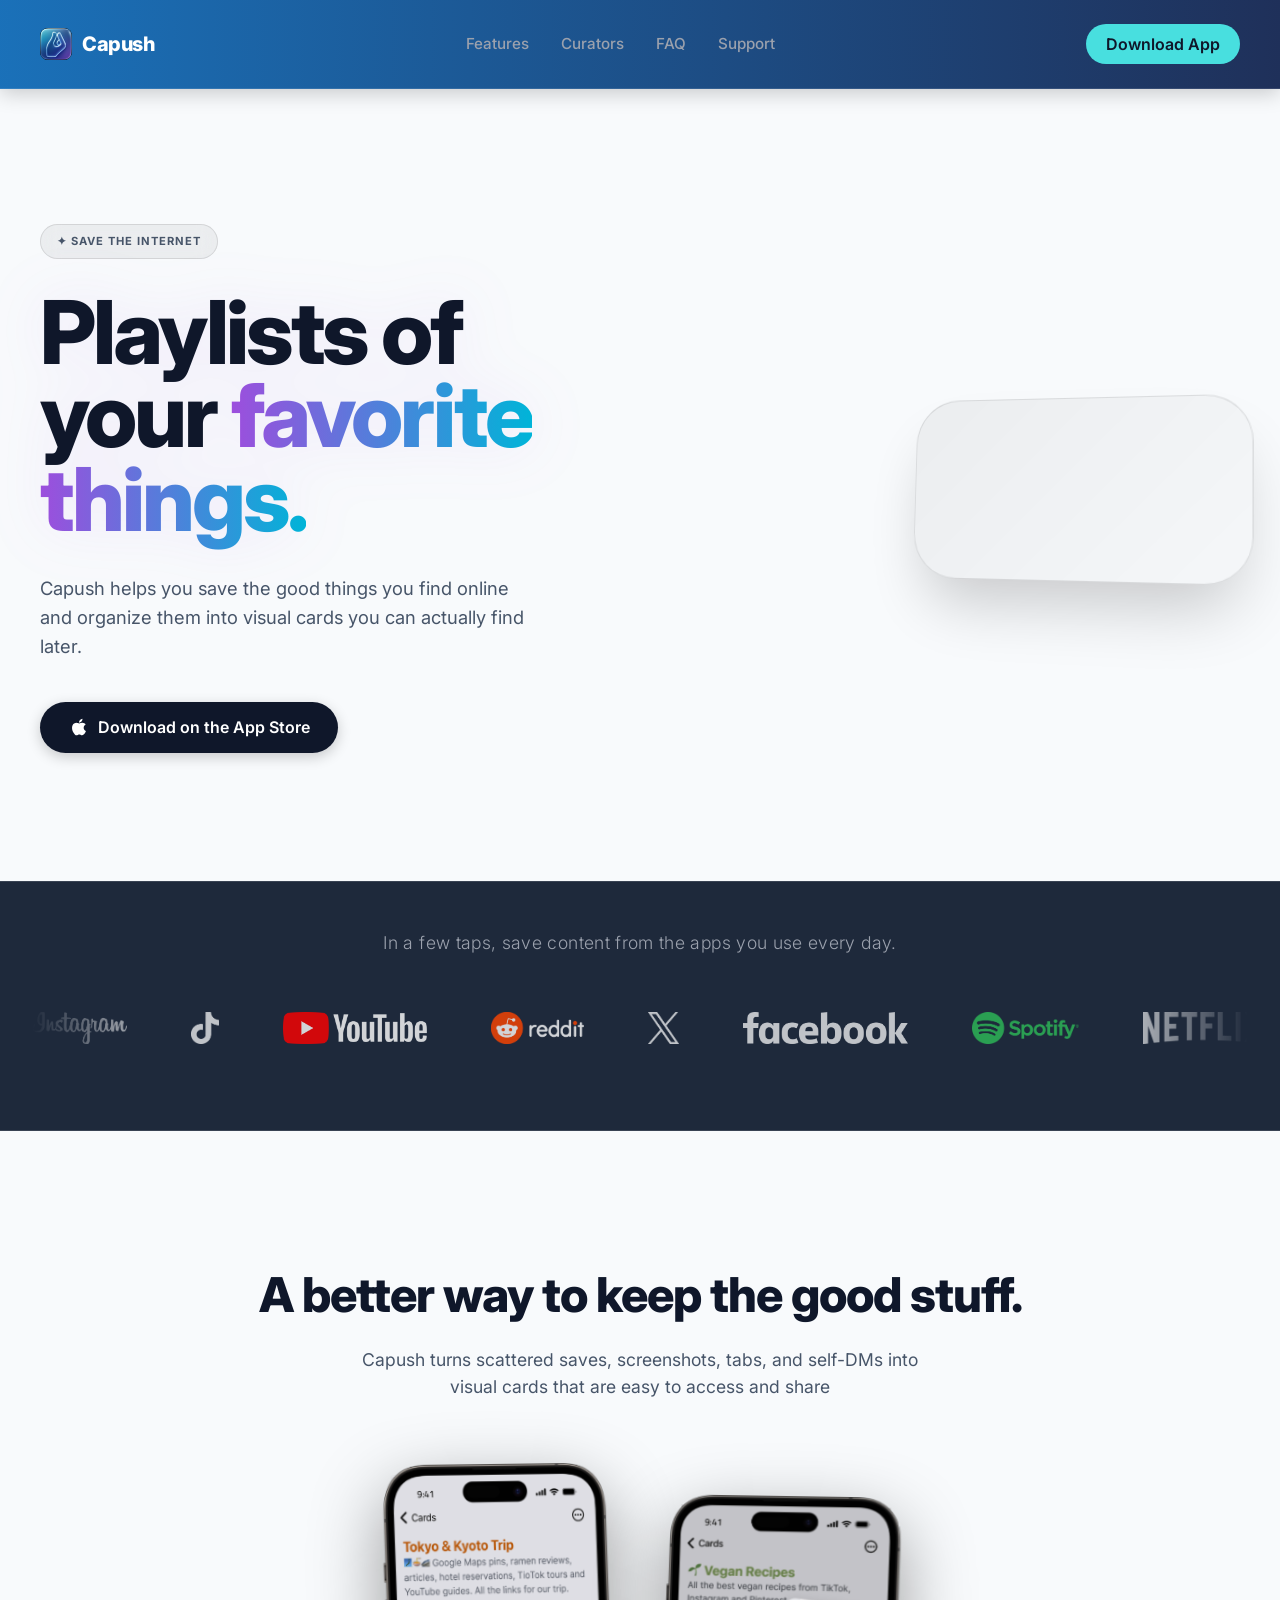
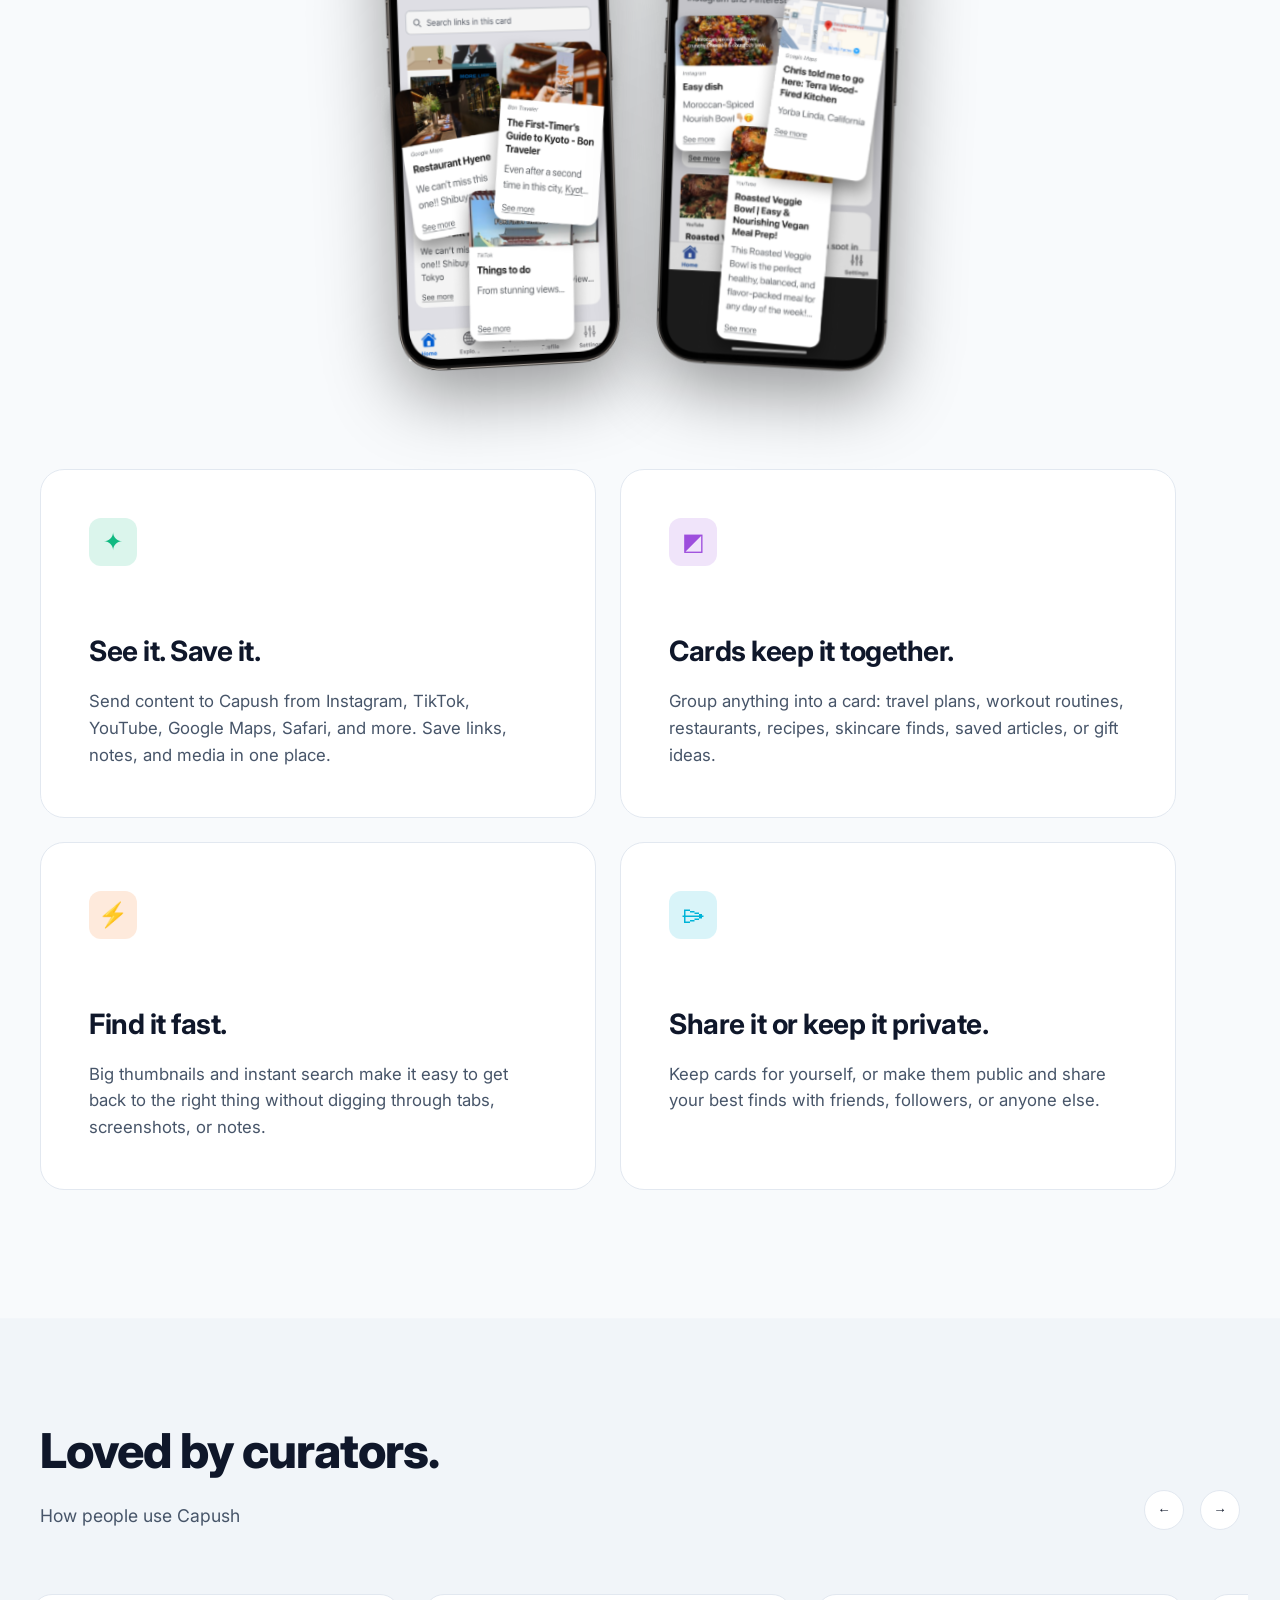
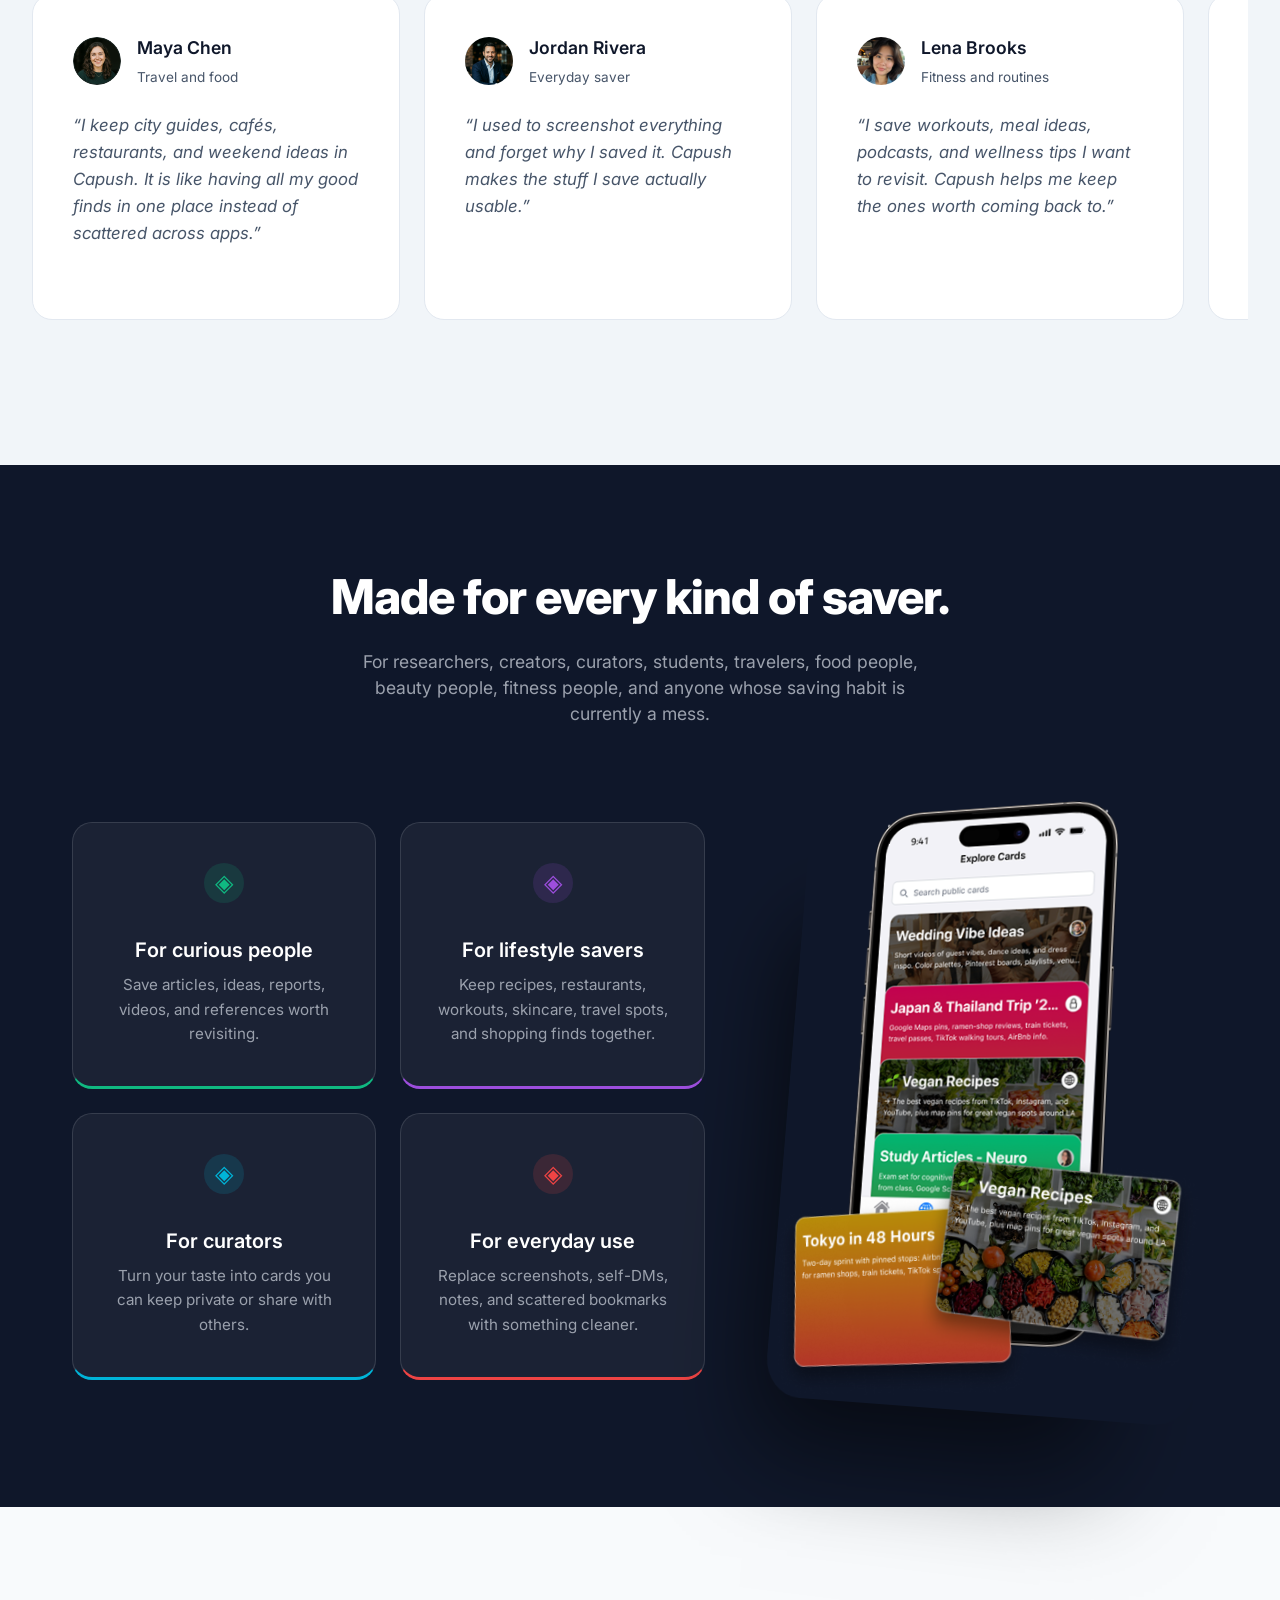
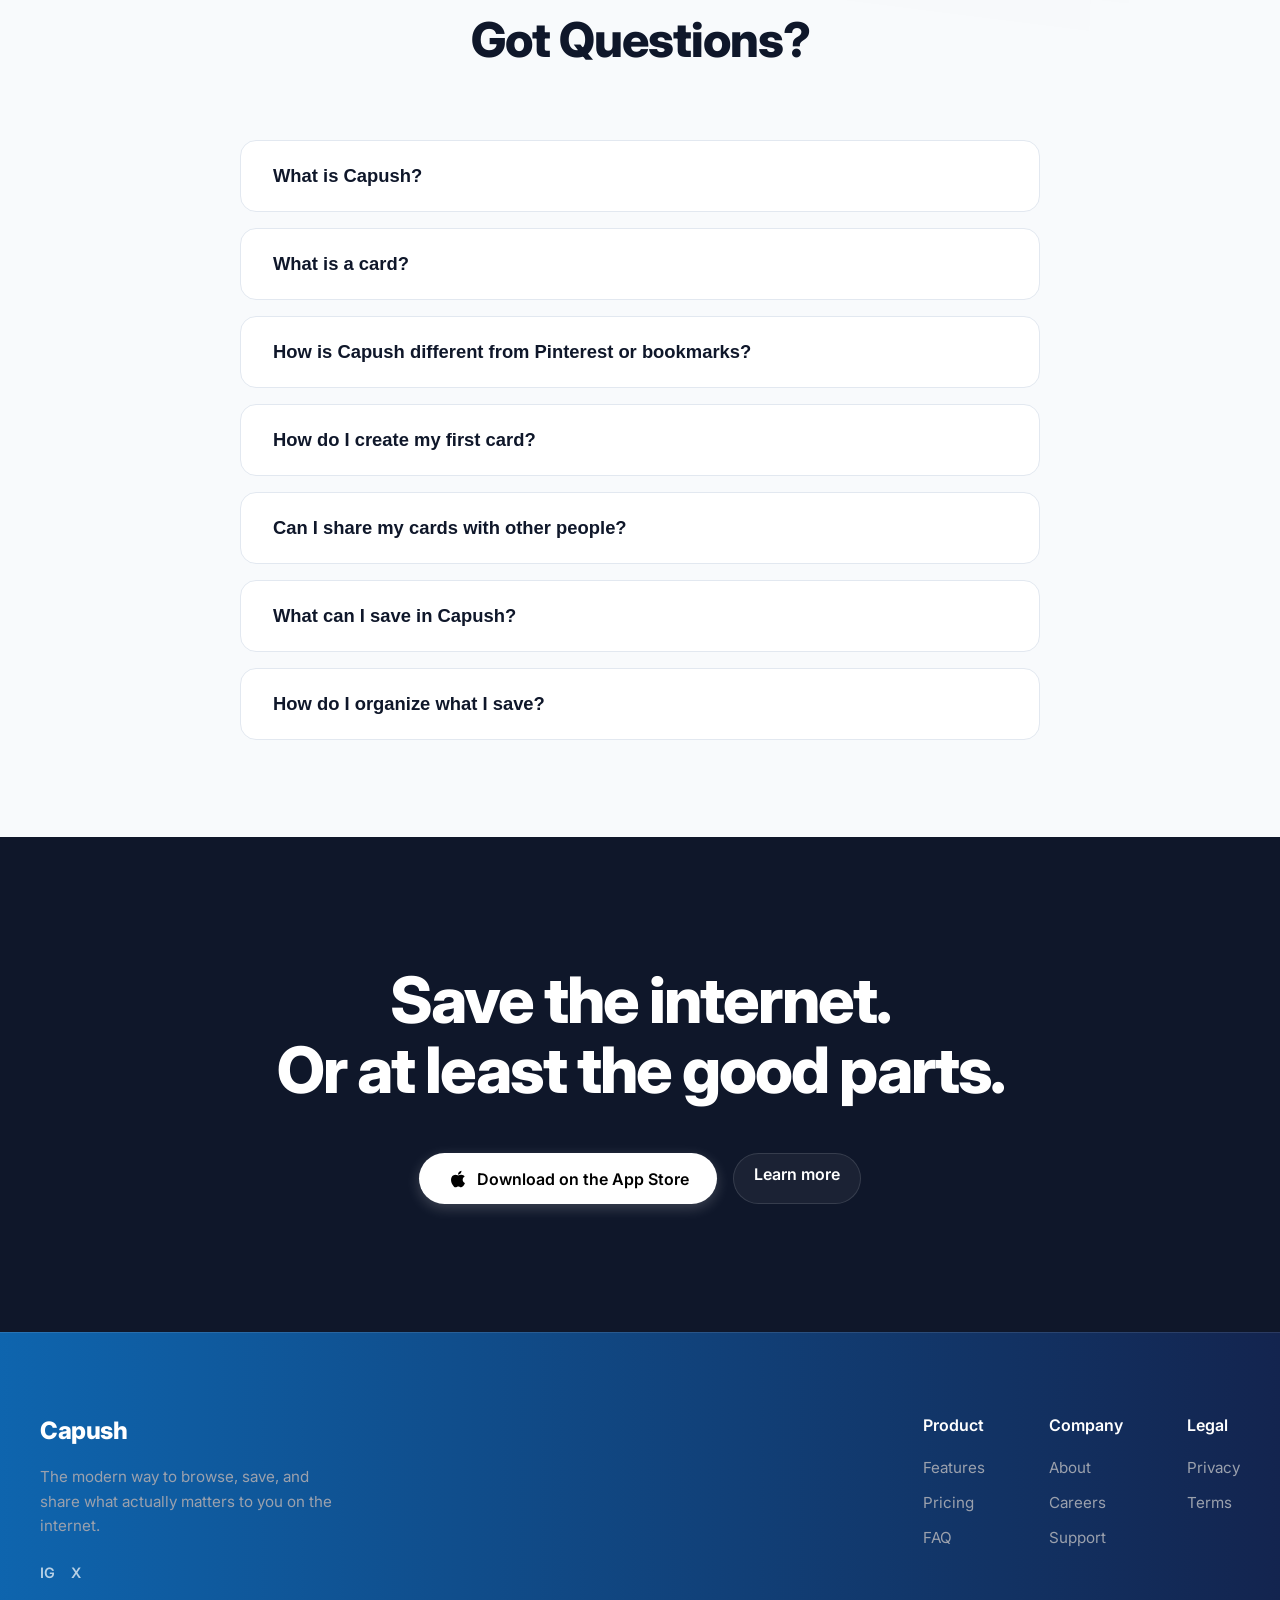
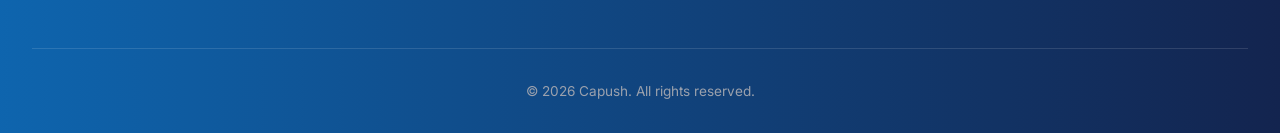
<file: index.html>
<!DOCTYPE html>
<html lang="en">
<head>
  <meta charset="UTF-8">
  <meta name="viewport" content="width=device-width, initial-scale=1.0">
  <title>Capush - Playlists of your favorite things</title>
  <meta name="description" content="Capush helps you save the good things you find online and organize them into visual cards you can actually find later.">
  <link rel="preconnect" href="https://fonts.googleapis.com">
  <link rel="preconnect" href="https://fonts.gstatic.com" crossorigin>
  <link href="https://fonts.googleapis.com/css2?family=Inter:wght@400;500;600;700;800&display=swap" rel="stylesheet">
  <link rel="stylesheet" href="styles.css?v=18">
</head>
<body>

  <!-- Navigation -->
  <nav class="navbar">
    <div class="nav-container">
      <a href="index.html" class="logo" style="text-decoration: none;">
        <img src="logo.jpg" alt="Capush Logo" class="nav-logo-img">
        <span class="logo-text">Capush</span>
      </a>
      <div class="nav-links">
        <a href="#features">Features</a>
        <a href="#curators">Curators</a>
        <a href="#faq">FAQ</a>
        <a href="support.html">Support</a>
      </div>
      <div class="nav-auth">
        <a href="https://apps.apple.com/my/app/capush-save-the-internet/id6748712787" class="btn btn-primary pill" target="_blank">Download App</a>
      </div>
    </div>
  </nav>

  <!-- Hero Section -->
  <header class="hero light-section">
    <div class="hero-container">
      <div class="hero-content">
        <div class="badge">✦ SAVE THE INTERNET</div>
        <h1 class="hero-title">
          Playlists of<br>your <span class="gradient-text">favorite</span><br><span class="gradient-text">things.</span>
        </h1>
        <p class="hero-subtitle">
          Capush helps you save the good things you find online and organize them into visual cards you can actually find later.
        </p>
        <div class="hero-actions">
          <a href="https://apps.apple.com/my/app/capush-save-the-internet/id6748712787" class="btn btn-secondary store-btn" target="_blank">
            <svg viewBox="0 0 24 24" class="icon-apple" fill="currentColor">
              <path d="M17.05 20.28c-.98.95-2.05.88-3.08.4-1.09-.5-2.08-.48-3.24 0-1.44.62-2.2.44-3.06-.35C2.79 15.25 3.51 7.59 9.05 7.31c1.35.07 2.29.74 3.08.8 1.18-.19 2.31-.88 3.5-.83 1.64.09 2.92.83 3.63 2.02-3.14 1.84-2.6 5.86.32 7.02-.67 1.83-1.63 3.42-2.53 3.96zM12.03 7.25c-.15-2.23 1.66-4.07 3.74-4.25.29 2.58-2.34 4.5-3.74 4.25z"/>
            </svg>
            Download on the App Store
          </a>
        </div>
      </div>
      <div class="hero-image">
        <div class="phone-mockup">
          <video 
            src="https://res.cloudinary.com/dwqzt7yfa/video/upload/Capush_Video_short_jchw6u.mp4" 
            autoplay loop muted playsinline 
            style="width: 100%; max-width: 320px; height: auto; border-radius: 32px; display: block; object-fit: cover;">
          </video>
        </div>
      </div>
    </div>
  </header>

  <!-- Logos Section -->
  <section class="logos-section">
    <p class="logos-title">In a few taps, save content from the apps you use every day.</p>
    <div class="marquee-container">
      <div class="marquee-content">
        <img src="logo_ig.png" alt="Instagram" class="brand-logo"> <img src="logo_tiktok.png" alt="TikTok" class="brand-logo"> <img src="logo_youtube.png" alt="YouTube" class="brand-logo"> <img src="logo_reddit.png" alt="Reddit" class="brand-logo"> <img src="logo_x.png" alt="X" class="brand-logo"> <img src="logo_fb.png" alt="Facebook" class="brand-logo"> <img src="logo_spotify.png" alt="Spotify" class="brand-logo"> <img src="logo_netflix.png" alt="Netflix" class="brand-logo"> <img src="logo_amazon.png" alt="Amazon" class="brand-logo"> <img src="logo_maps.png" alt="Google Maps" class="brand-logo"> <img src="logo_snapchat.png" alt="Snapchat" class="brand-logo"> <img src="logo_threads.png" alt="Threads" class="brand-logo"> <img src="logo_chrome.png" alt="Chrome" class="brand-logo"> <img src="logo_safari.png" alt="Safari" class="brand-logo"> <img src="logo_substack.png" alt="Substack" class="brand-logo">
        <!-- Duplicated for seamless scrolling -->
        <img src="logo_ig.png" alt="Instagram" class="brand-logo"> <img src="logo_tiktok.png" alt="TikTok" class="brand-logo"> <img src="logo_youtube.png" alt="YouTube" class="brand-logo"> <img src="logo_reddit.png" alt="Reddit" class="brand-logo"> <img src="logo_x.png" alt="X" class="brand-logo"> <img src="logo_fb.png" alt="Facebook" class="brand-logo"> <img src="logo_spotify.png" alt="Spotify" class="brand-logo"> <img src="logo_netflix.png" alt="Netflix" class="brand-logo"> <img src="logo_amazon.png" alt="Amazon" class="brand-logo"> <img src="logo_maps.png" alt="Google Maps" class="brand-logo"> <img src="logo_snapchat.png" alt="Snapchat" class="brand-logo"> <img src="logo_threads.png" alt="Threads" class="brand-logo"> <img src="logo_chrome.png" alt="Chrome" class="brand-logo"> <img src="logo_safari.png" alt="Safari" class="brand-logo"> <img src="logo_substack.png" alt="Substack" class="brand-logo">
      </div>
    </div>
  </section>

  <!-- Features Section -->
  <section id="features" class="features-section light-section">
    <div class="features-container">
      <div class="section-header">
      <h2 class="section-title">A better way to keep the good stuff.</h2>
      <p class="section-subtitle">Capush turns scattered saves, screenshots, tabs, and self-DMs into visual cards that are easy to access and share</p>
    </div>
    
    <div class="features-floating-displays">
      <img src="feature_float_1.png" alt="Capush App Interface 1" class="float-img left-img">
      <img src="feature_float_2.png" alt="Capush App Interface 2" class="float-img right-img">
    </div>
    
    <div class="features-grid-wrapper">
      <div class="features-grid">
        <!-- Card 1 -->
        <div class="feature-card">
          <div class="feature-icon icon-green">✦</div>
          <h3 class="feature-title">See it. Save it.</h3>
          <p class="feature-text">Send content to Capush from Instagram, TikTok, YouTube, Google Maps, Safari, and more. Save links, notes, and media in one place.</p>
        </div>
        <!-- Card 2 -->
        <div class="feature-card">
          <div class="feature-icon icon-purple">◩</div>
          <h3 class="feature-title">Cards keep it together.</h3>
          <p class="feature-text">Group anything into a card: travel plans, workout routines, restaurants, recipes, skincare finds, saved articles, or gift ideas.</p>
        </div>
        <!-- Card 3 -->
        <div class="feature-card">
          <div class="feature-icon icon-orange">⚡</div>
          <h3 class="feature-title">Find it fast.</h3>
          <p class="feature-text">Big thumbnails and instant search make it easy to get back to the right thing without digging through tabs, screenshots, or notes.</p>
        </div>
        <!-- Card 4 -->
        <div class="feature-card">
          <div class="feature-icon icon-blue">⌲</div>
          <h3 class="feature-title">Share it or keep it private.</h3>
          <p class="feature-text">Keep cards for yourself, or make them public and share your best finds with friends, followers, or anyone else.</p>
        </div>
      </div>
      <div class="features-side-image">
        <img src="tokyo_trip.png" alt="Tokyo Trip Card Detail" class="floating-img">
      </div>
      </div>
    </div>
  </section>

  <!-- Testimonials Section -->
  <section id="curators" class="testimonials-section light-section-alt">
    <div class="section-header testimonial-header">
      <div class="testimonial-header-text">
        <h2 class="section-title">Loved by curators.</h2>
        <p class="section-subtitle">How people use Capush</p>
      </div>
      <div class="testimonial-arrows">
        <button class="arrow-btn">←</button>
        <button class="arrow-btn">→</button>
      </div>
    </div>
    <div class="testimonials-grid" id="curators-grid">
      <!-- Card 1 -->
      <div class="testimonial-card">
        <div class="testimonial-author">
          <img src="avatar_1.png" alt="Maya Chen">
          <div>
            <h4>Maya Chen</h4>
            <span>Travel and food</span>
          </div>
        </div>
        <p class="testimonial-quote">“I keep city guides, cafés, restaurants, and weekend ideas in Capush. It is like having all my good finds in one place instead of scattered across apps.”</p>
      </div>
      <!-- Card 2 -->
      <div class="testimonial-card">
        <div class="testimonial-author">
          <img src="avatar_2.png" alt="Jordan Rivera">
          <div>
            <h4>Jordan Rivera</h4>
            <span>Everyday saver</span>
          </div>
        </div>
        <p class="testimonial-quote">“I used to screenshot everything and forget why I saved it. Capush makes the stuff I save actually usable.”</p>
      </div>
      <!-- Card 4 -->
      <div class="testimonial-card">
        <div class="testimonial-author">
          <img src="avatar_4.png" alt="Lena Brooks">
          <div>
            <h4>Lena Brooks</h4>
            <span>Fitness and routines</span>
          </div>
        </div>
        <p class="testimonial-quote">“I save workouts, meal ideas, podcasts, and wellness tips I want to revisit. Capush helps me keep the ones worth coming back to.”</p>
      </div>
      <!-- Card 5 -->
      <div class="testimonial-card">
        <div class="testimonial-author">
          <img src="avatar_5.png" alt="Noah Kim">
          <div>
            <h4>Noah Kim</h4>
            <span>Shared recommendations</span>
          </div>
        </div>
        <p class="testimonial-quote">“When a friend asks for my favorite spots, I send one Capush card instead of typing out a list from scratch.”</p>
      </div>
      <!-- Card 6 -->
      <div class="testimonial-card">
        <div class="testimonial-author">
          <img src="avatar_6.png" alt="Sofia Martinez">
          <div>
            <h4>Sofia Martinez</h4>
            <span>Style and inspiration</span>
          </div>
        </div>
        <p class="testimonial-quote">“I like that Capush can be private when I want it to be, but it also gives me a simple way to share the collections I am proud of.”</p>
      </div>
    </div>
  </section>

  <!-- Audience Section -->
  <section class="audience-section">
    <div class="section-header">
      <h2 class="section-title">Made for every kind of saver.</h2>
      <p class="section-subtitle">For researchers, creators, curators, students, travelers, food people, beauty people, fitness people, and anyone whose saving habit is currently a mess.</p>
    </div>
    <div class="audience-layout">
      <div class="audience-grid">
        <div class="audience-card card-green">
          <div class="audience-icon icon-circle-green">◈</div>
          <h4>For curious people</h4>
          <p class="audience-desc">Save articles, ideas, reports, videos, and references worth revisiting.</p>
        </div>
        <div class="audience-card card-purple">
          <div class="audience-icon icon-circle-purple">◈</div>
          <h4>For lifestyle savers</h4>
          <p class="audience-desc">Keep recipes, restaurants, workouts, skincare, travel spots, and shopping finds together.</p>
        </div>
        <div class="audience-card card-cyan">
          <div class="audience-icon icon-circle-cyan">◈</div>
          <h4>For curators</h4>
          <p class="audience-desc">Turn your taste into cards you can keep private or share with others.</p>
        </div>
        <div class="audience-card card-red">
          <div class="audience-icon icon-circle-red">◈</div>
          <h4>For everyday use</h4>
          <p class="audience-desc">Replace screenshots, self-DMs, notes, and scattered bookmarks with something cleaner.</p>
        </div>
      </div>
      <div class="audience-visual">
        <img src="explore_promo.png" alt="Explore Cards Promo" class="perspective-img">
      </div>
    </div>
  </section>

  <!-- FAQ Section -->
  <section id="faq" class="faq-section light-section">
    <div class="faq-container">
      <div class="section-header">
        <h2 class="section-title">Got Questions?</h2>
      </div>
    <div class="faq-list">
      <div class="faq-item">
        <button class="faq-question">What is Capush?</button>
        <div class="faq-answer">
          <p>Capush is a mobile app that helps you save content and references into visual collections called cards. It is built for the good things you find online and want to come back to later.</p>
        </div>
      </div>
      <div class="faq-item">
        <button class="faq-question">What is a card?</button>
        <div class="faq-answer">
          <p>A card is a themed collection. It can be about travel, restaurants, workouts, skincare, recipes, articles, gift ideas, or anything else. Each saved item appears with useful details like image, title, description, and source when available.</p>
        </div>
      </div>
      <div class="faq-item">
        <button class="faq-question">How is Capush different from Pinterest or bookmarks?</button>
        <div class="faq-answer">
          <p>Capush is broader and more practical. It works with more content types, more sources, and more everyday use cases. It is built to help you save, organize, and retrieve what matters, not just collect images.</p>
        </div>
      </div>
      <div class="faq-item">
        <button class="faq-question">How do I create my first card?</button>
        <div class="faq-answer">
          <p>Open Capush, tap the plus button, create a new card, and start adding links. You can also save directly from Safari or other apps using the share sheet.</p>
        </div>
      </div>
      <div class="faq-item">
        <button class="faq-question">Can I share my cards with other people?</button>
        <div class="faq-answer">
          <p>Yes. You can keep cards private or share them with friends, followers, or anyone else. Capush works well as a personal tool and as a way to share curated collections.</p>
        </div>
      </div>
      <div class="faq-item">
        <button class="faq-question">What can I save in Capush?</button>
        <div class="faq-answer">
          <p>You can save links, notes, media, and references from apps and websites like Instagram, TikTok, YouTube, Google Maps, Reddit, Substack, Spotify, and more.</p>
        </div>
      </div>
      <div class="faq-item">
        <button class="faq-question">How do I organize what I save?</button>
        <div class="faq-answer">
          <p>Create separate cards for different topics, reorder items inside a card, and use search to quickly find what you saved later.</p>
        </div>
      </div>
    </div>
    </div>
    </div>
  </section>

  <!-- CTA Section -->
  <section id="download" class="cta-section">
    <h2 class="cta-title">Save the internet.<br>Or at least the good parts.</h2>
    <div class="cta-actions">
      <a href="https://apps.apple.com/my/app/capush-save-the-internet/id6748712787" class="btn btn-secondary store-btn" target="_blank">
        <svg viewBox="0 0 24 24" class="icon-apple" fill="currentColor">
          <path d="M17.05 20.28c-.98.95-2.05.88-3.08.4-1.09-.5-2.08-.48-3.24 0-1.44.62-2.2.44-3.06-.35C2.79 15.25 3.51 7.59 9.05 7.31c1.35.07 2.29.74 3.08.8 1.18-.19 2.31-.88 3.5-.83 1.64.09 2.92.83 3.63 2.02-3.14 1.84-2.6 5.86.32 7.02-.67 1.83-1.63 3.42-2.53 3.96zM12.03 7.25c-.15-2.23 1.66-4.07 3.74-4.25.29 2.58-2.34 4.5-3.74 4.25z"/>
        </svg>
        Download on the App Store
      </a>
      <a href="#" class="btn btn-primary pill dark-pill">Learn more</a>
    </div>
  </section>

  <!-- Footer -->
  <footer class="footer">
    <div class="footer-container">
      <div class="footer-logo-block">
        <a href="index.html" class="logo" style="text-decoration: none;">
          <span class="logo-text">Capush</span>
        </a>
        <p class="footer-desc">The modern way to browse, save, and share what actually matters to you on the internet.</p>
        <div class="footer-socials">
          <a href="#">IG</a>
          <a href="#">X</a>
        </div>
      </div>
      <div class="footer-links">
        <div class="link-col">
          <h4>Product</h4>
          <a href="#">Features</a>
          <a href="#">Pricing</a>
          <a href="#">FAQ</a>
        </div>
        <div class="link-col">
          <h4>Company</h4>
          <a href="#">About</a>
          <a href="#">Careers</a>
          <a href="support.html">Support</a>
        </div>
        <div class="link-col">
          <h4>Legal</h4>
          <a href="#">Privacy</a>
          <a href="terms.html">Terms</a>
        </div>
      </div>
    </div>
    <div class="footer-bottom">
      <p>&copy; 2026 Capush. All rights reserved.</p>
    </div>
  </footer>

  <!-- Scripts -->
  <script src="script.js"></script>
</body>
</html>
</file>
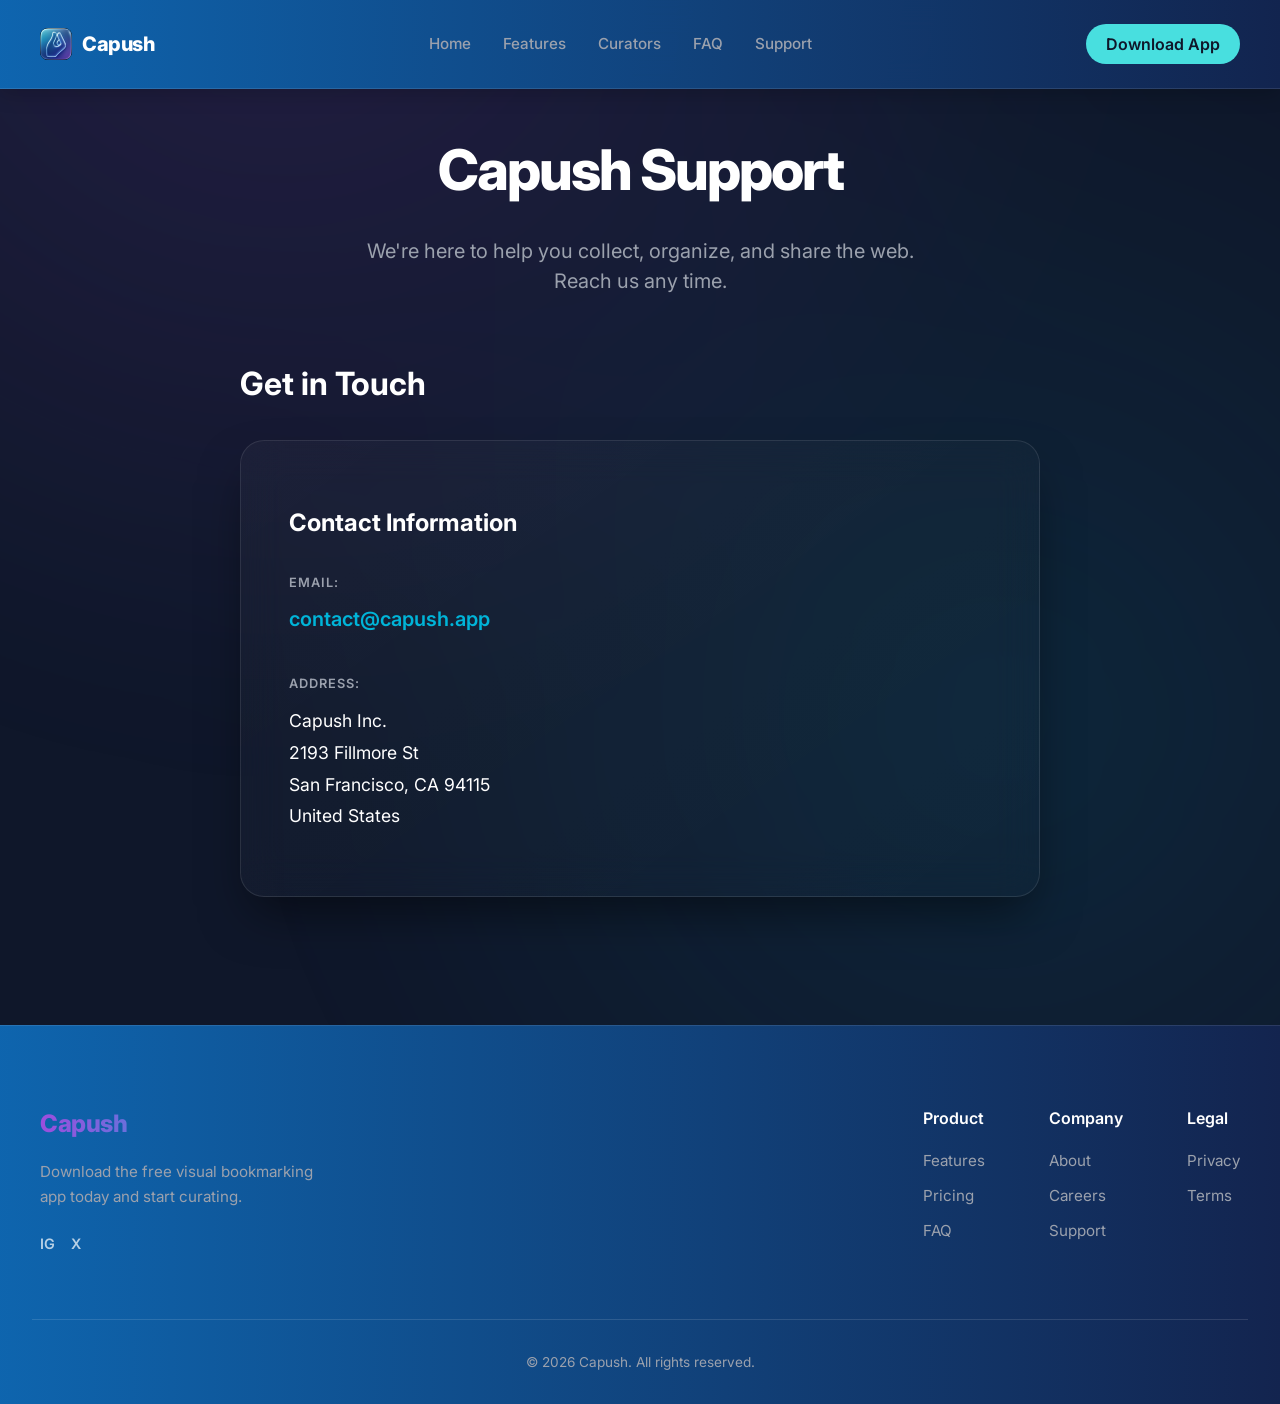
<file: support.html>
<!DOCTYPE html>
<html lang="en">
<head>
  <meta charset="UTF-8">
  <meta name="viewport" content="width=device-width, initial-scale=1.0">
  <title>Support | Capush</title>
  <link rel="preconnect" href="https://fonts.googleapis.com">
  <link rel="preconnect" href="https://fonts.gstatic.com" crossorigin>
  <link href="https://fonts.googleapis.com/css2?family=Inter:wght@400;500;600;700;800&display=swap" rel="stylesheet">
  <link rel="stylesheet" href="styles.css?v=16">
</head>
<body class="support-page">
  <!-- Navigation -->
  <nav class="navbar">
    <div class="nav-container">
      <a href="index.html" class="logo" style="text-decoration: none;">
        <img src="logo.jpg" alt="Capush Logo" class="nav-logo-img">
        <span class="logo-text">Capush</span>
      </a>
      <div class="nav-links">
        <a href="index.html">Home</a>
        <a href="index.html#features">Features</a>
        <a href="index.html#curators">Curators</a>
        <a href="index.html#faq">FAQ</a>
        <a href="support.html">Support</a>
      </div>
      <div class="nav-auth">
        <a href="https://apps.apple.com/my/app/capush-save-the-internet/id6748712787" class="btn btn-primary pill" target="_blank">Download App</a>
      </div>
    </div>
  </nav>

  <main class="support-main">
    <div class="radial-glow glow-1"></div>
    <div class="radial-glow glow-2"></div>
    
    <div class="support-container">
      <header class="support-header">
        <h1>Capush Support</h1>
        <p>We're here to help you collect, organize, and share the web. Reach us any time.</p>
      </header>

      <section class="support-content">
        <h2>Get in Touch</h2>
        <div class="contact-card">
          <div class="contact-info">
            <h3>Contact Information</h3>
            
            <div class="info-group">
              <label>Email:</label>
              <a href="mailto:contact@capush.app" class="contact-link">contact@capush.app</a>
            </div>

            <div class="info-group">
              <label>Address:</label>
              <address>
                Capush Inc.<br>
                2193 Fillmore St<br>
                San Francisco, CA 94115<br>
                United States
              </address>
            </div>
          </div>
        </div>
      </section>
    </div>
  </main>

  <!-- Footer -->
  <footer class="footer">
    <div class="footer-container">
      <div class="footer-logo-block">
        <span class="logo-text gradient-text">Capush</span>
        <p class="footer-desc">Download the free visual bookmarking<br>app today and start curating.</p>
        <div class="footer-socials">
          <a href="#">IG</a>
          <a href="#">X</a>
        </div>
      </div>
      <div class="footer-links">
        <div class="link-col">
          <h4>Product</h4>
          <a href="#">Features</a>
          <a href="#">Pricing</a>
          <a href="#">FAQ</a>
        </div>
        <div class="link-col">
          <h4>Company</h4>
          <a href="#">About</a>
          <a href="#">Careers</a>
          <a href="support.html">Support</a>
        </div>
        <div class="link-col">
          <h4>Legal</h4>
          <a href="#">Privacy</a>
          <a href="terms.html">Terms</a>
        </div>
      </div>
    </div>
    <div class="footer-bottom">
      <p>&copy; 2026 Capush. All rights reserved.</p>
    </div>
  </footer>
</body>
</html>
</file>
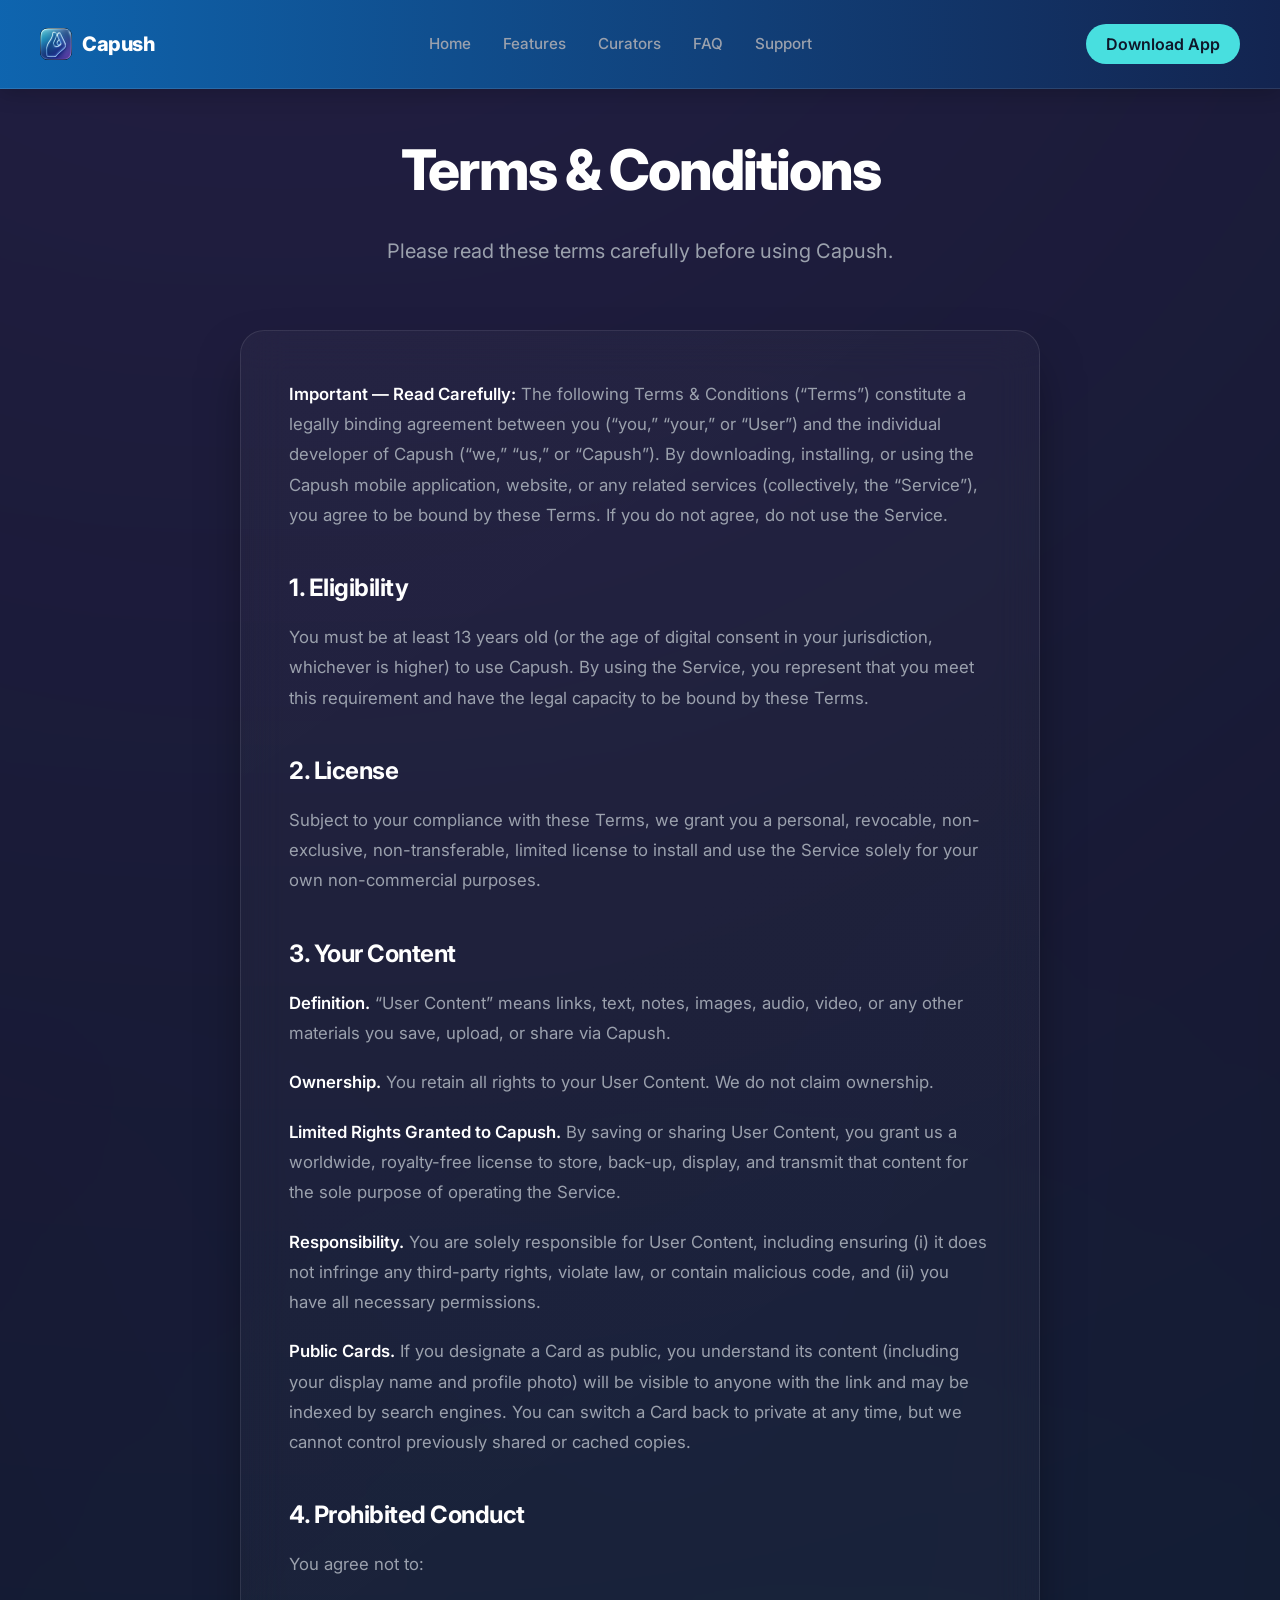
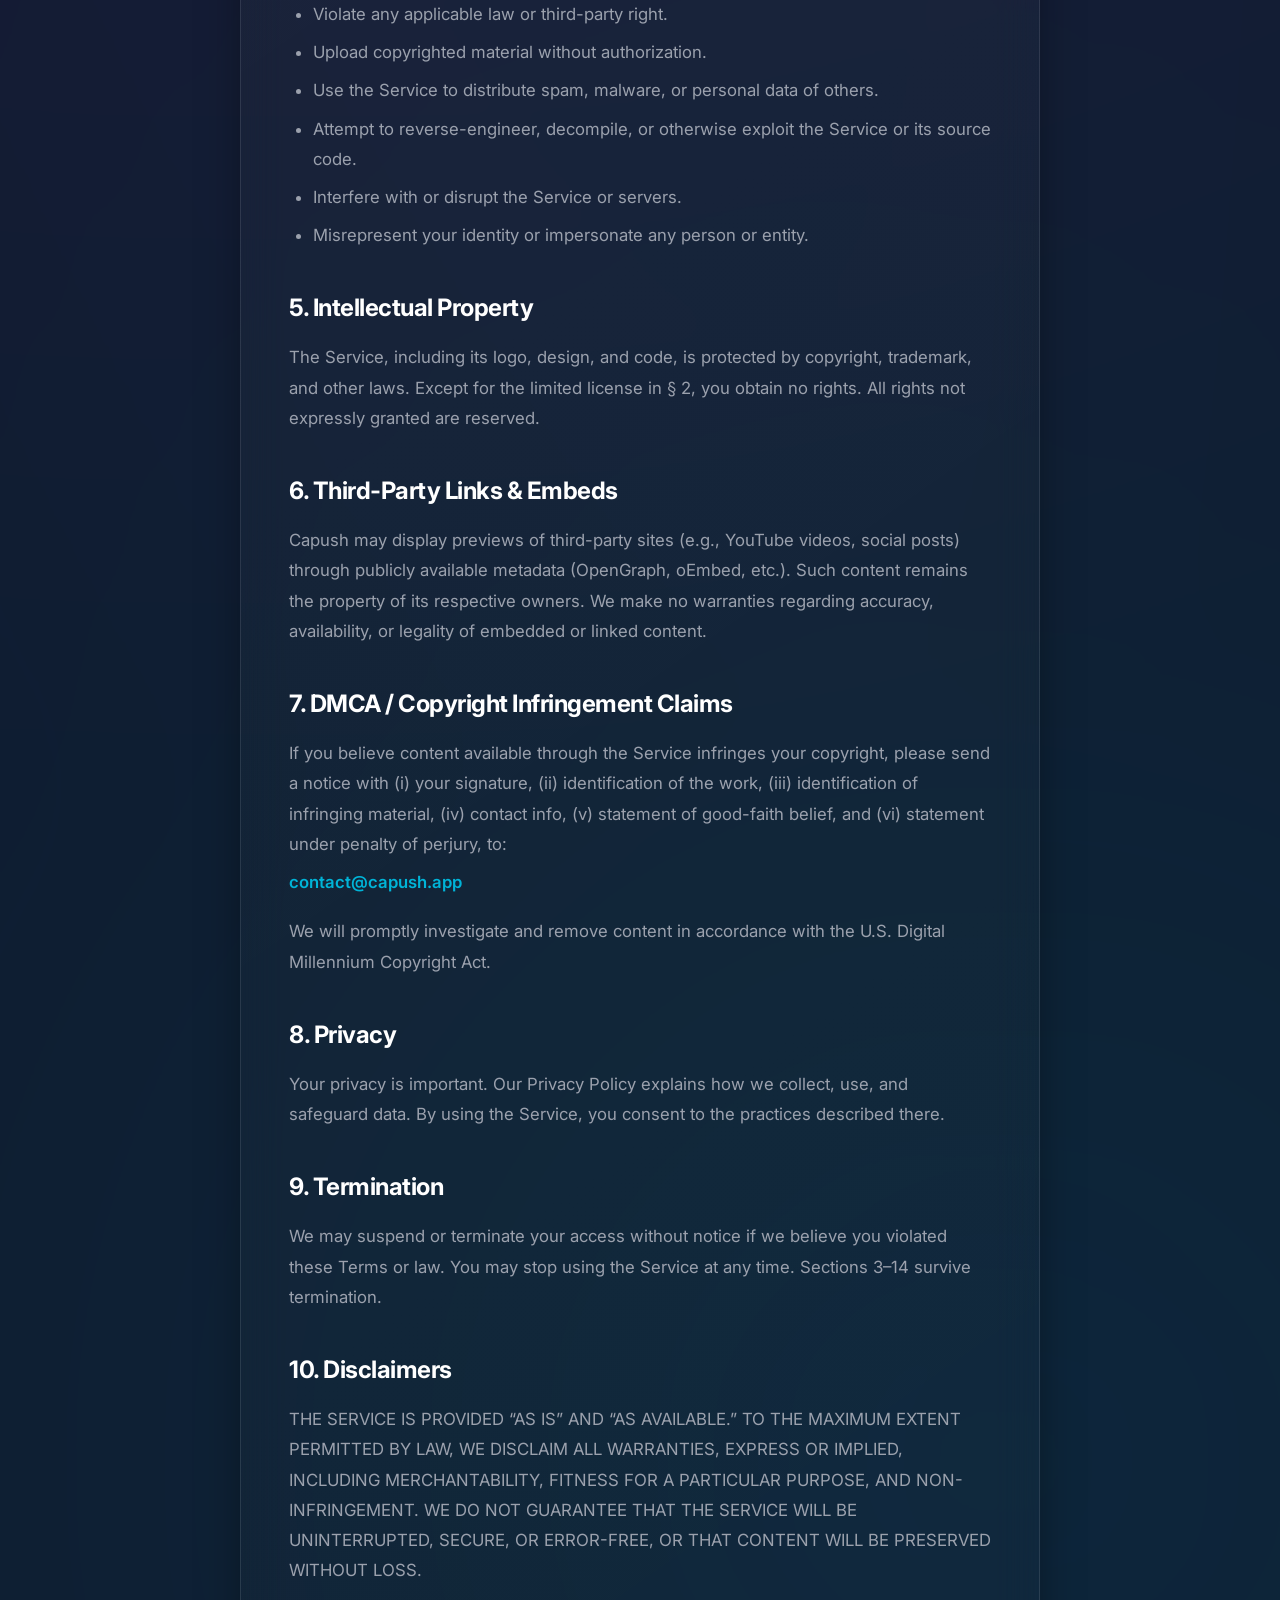
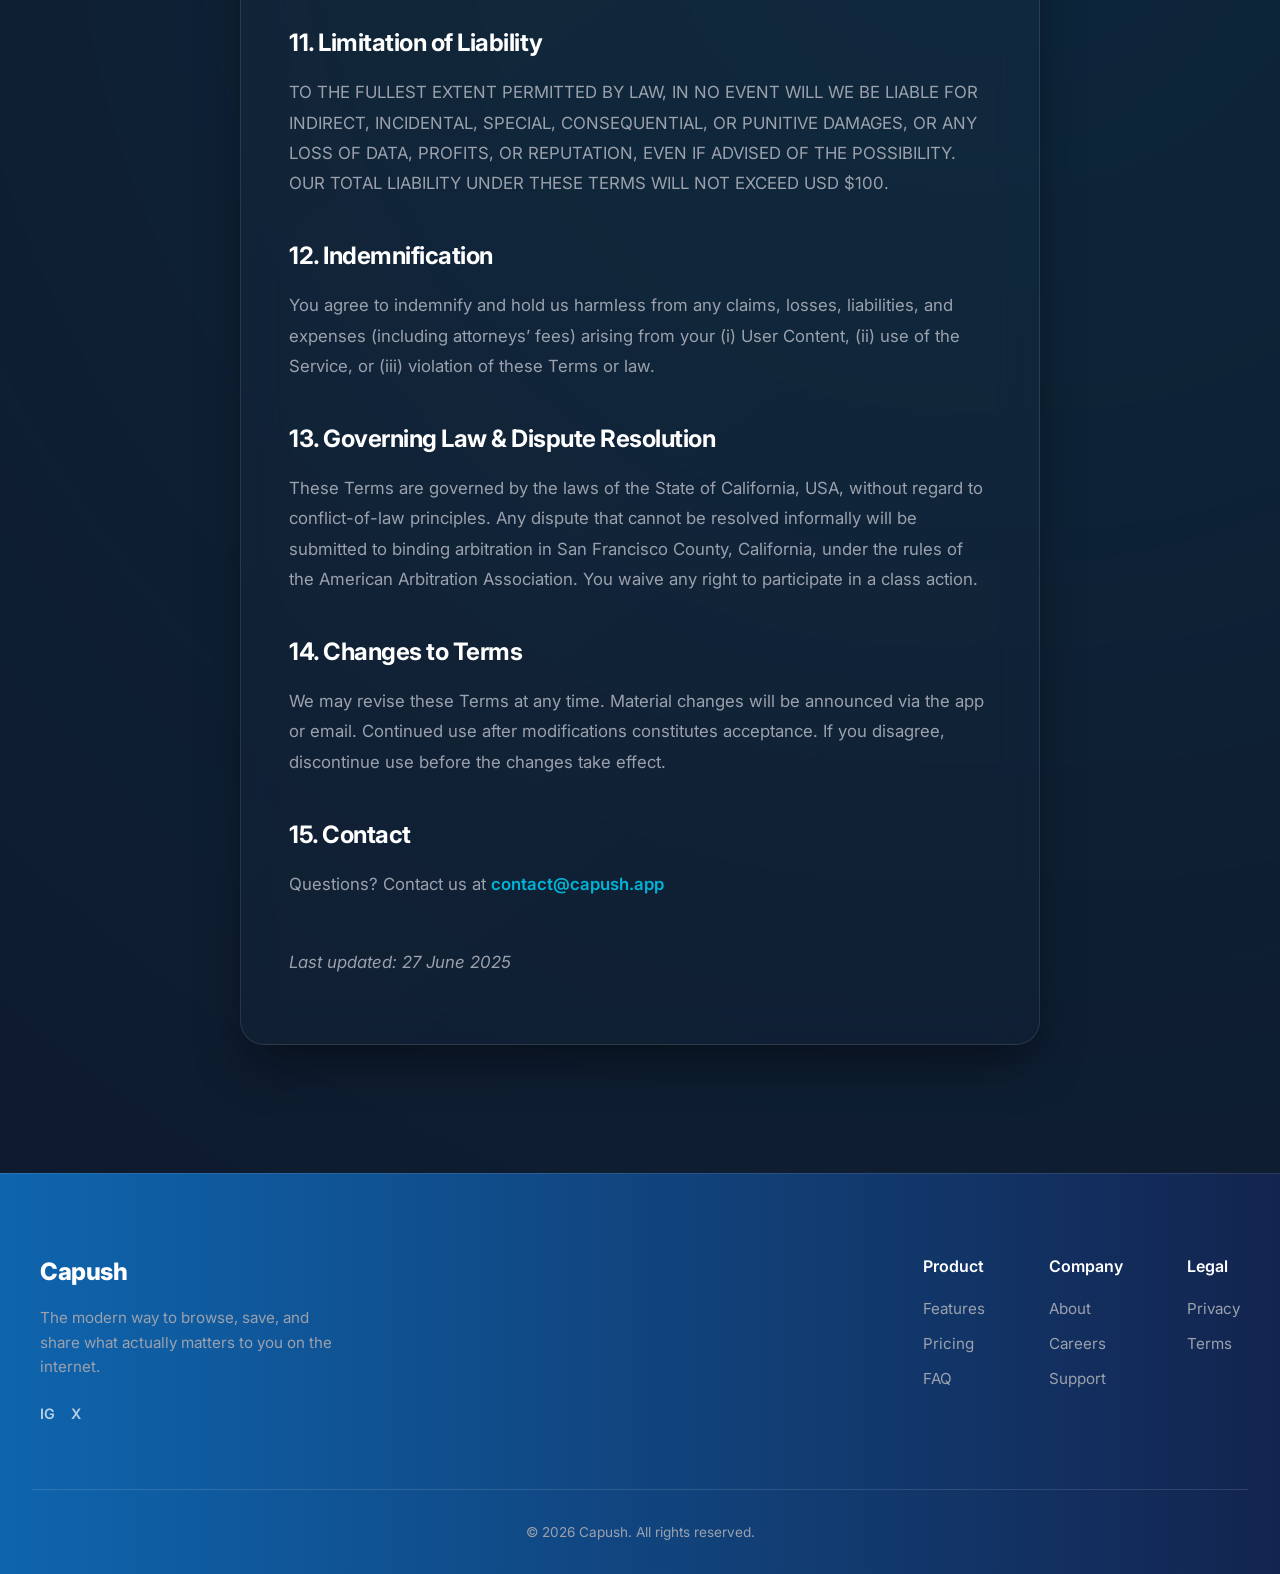
<file: terms.html>
<!DOCTYPE html>
<html lang="en">
<head>
  <meta charset="UTF-8">
  <meta name="viewport" content="width=device-width, initial-scale=1.0">
  <title>Terms & Conditions | Capush</title>
  <link rel="preconnect" href="https://fonts.googleapis.com">
  <link rel="preconnect" href="https://fonts.gstatic.com" crossorigin>
  <link href="https://fonts.googleapis.com/css2?family=Inter:wght@400;500;600;700;800&display=swap" rel="stylesheet">
  <link rel="stylesheet" href="styles.css?v=16">
  <style>
    .legal-content {
      max-width: 800px;
      margin: 0 auto;
      padding: 3rem;
      background: linear-gradient(145deg, rgba(255,255,255,0.03) 0%, rgba(255,255,255,0.01) 100%);
      border: 1px solid rgba(255, 255, 255, 0.1);
      border-radius: 24px;
      backdrop-filter: blur(20px);
      box-shadow: 0 25px 50px -12px rgba(0, 0, 0, 0.5);
    }
    .legal-content h2 {
      margin-top: 2.5rem;
      margin-bottom: 1rem;
      font-size: 1.5rem;
      color: var(--text-primary);
      letter-spacing: -0.5px;
    }
    .legal-content p, .legal-content li {
      color: var(--text-secondary);
      line-height: 1.8;
      margin-bottom: 1.2rem;
      font-size: 1.05rem;
    }
    .legal-content ul {
      padding-left: 24px;
      margin-bottom: 1.2rem;
    }
    .legal-content li {
      margin-bottom: 0.5rem;
    }
    .legal-content .important {
      font-weight: 600;
      color: var(--text-primary);
    }
    @media (max-width: 768px) {
      .legal-content {
        padding: 2rem;
      }
    }
  </style>
</head>
<body class="support-page">
  <!-- Navigation -->
  <nav class="navbar">
    <div class="nav-container">
      <a href="index.html" class="logo" style="text-decoration: none;">
        <img src="logo.jpg" alt="Capush Logo" class="nav-logo-img">
        <span class="logo-text">Capush</span>
      </a>
      <div class="nav-links">
        <a href="index.html">Home</a>
        <a href="index.html#features">Features</a>
        <a href="index.html#curators">Curators</a>
        <a href="index.html#faq">FAQ</a>
        <a href="support.html">Support</a>
      </div>
      <div class="nav-auth">
        <a href="https://apps.apple.com/my/app/capush-save-the-internet/id6748712787" class="btn btn-primary pill" target="_blank">Download App</a>
      </div>
    </div>
  </nav>

  <main class="support-main">
    <div class="radial-glow glow-1"></div>
    <div class="radial-glow glow-2"></div>
    
    <div class="support-container">
      <header class="support-header">
        <h1>Terms & Conditions</h1>
        <p>Please read these terms carefully before using Capush.</p>
      </header>

      <section class="support-content">
        <div class="legal-content">
          <p><span class="important">Important — Read Carefully:</span> The following Terms & Conditions (“Terms”) constitute a legally binding agreement between you (“you,” “your,” or “User”) and the individual developer of Capush (“we,” “us,” or “Capush”). By downloading, installing, or using the Capush mobile application, website, or any related services (collectively, the “Service”), you agree to be bound by these Terms. If you do not agree, do not use the Service.</p>

          <h2>1. Eligibility</h2>
          <p>You must be at least 13 years old (or the age of digital consent in your jurisdiction, whichever is higher) to use Capush. By using the Service, you represent that you meet this requirement and have the legal capacity to be bound by these Terms.</p>

          <h2>2. License</h2>
          <p>Subject to your compliance with these Terms, we grant you a personal, revocable, non-exclusive, non-transferable, limited license to install and use the Service solely for your own non-commercial purposes.</p>

          <h2>3. Your Content</h2>
          <p><span class="important">Definition.</span> “User Content” means links, text, notes, images, audio, video, or any other materials you save, upload, or share via Capush.</p>
          <p><span class="important">Ownership.</span> You retain all rights to your User Content. We do not claim ownership.</p>
          <p><span class="important">Limited Rights Granted to Capush.</span> By saving or sharing User Content, you grant us a worldwide, royalty-free license to store, back-up, display, and transmit that content for the sole purpose of operating the Service.</p>
          <p><span class="important">Responsibility.</span> You are solely responsible for User Content, including ensuring (i) it does not infringe any third-party rights, violate law, or contain malicious code, and (ii) you have all necessary permissions.</p>
          <p><span class="important">Public Cards.</span> If you designate a Card as public, you understand its content (including your display name and profile photo) will be visible to anyone with the link and may be indexed by search engines. You can switch a Card back to private at any time, but we cannot control previously shared or cached copies.</p>

          <h2>4. Prohibited Conduct</h2>
          <p>You agree not to:</p>
          <ul>
            <li>Violate any applicable law or third-party right.</li>
            <li>Upload copyrighted material without authorization.</li>
            <li>Use the Service to distribute spam, malware, or personal data of others.</li>
            <li>Attempt to reverse-engineer, decompile, or otherwise exploit the Service or its source code.</li>
            <li>Interfere with or disrupt the Service or servers.</li>
            <li>Misrepresent your identity or impersonate any person or entity.</li>
          </ul>

          <h2>5. Intellectual Property</h2>
          <p>The Service, including its logo, design, and code, is protected by copyright, trademark, and other laws. Except for the limited license in § 2, you obtain no rights. All rights not expressly granted are reserved.</p>

          <h2>6. Third-Party Links & Embeds</h2>
          <p>Capush may display previews of third-party sites (e.g., YouTube videos, social posts) through publicly available metadata (OpenGraph, oEmbed, etc.). Such content remains the property of its respective owners. We make no warranties regarding accuracy, availability, or legality of embedded or linked content.</p>

          <h2>7. DMCA / Copyright Infringement Claims</h2>
          <p>If you believe content available through the Service infringes your copyright, please send a notice with (i) your signature, (ii) identification of the work, (iii) identification of infringing material, (iv) contact info, (v) statement of good-faith belief, and (vi) statement under penalty of perjury, to:<br>
          <a href="mailto:contact@capush.app" class="contact-link" style="font-size: 1.05rem; margin-top: 0.5rem;">contact@capush.app</a></p>
          <p>We will promptly investigate and remove content in accordance with the U.S. Digital Millennium Copyright Act.</p>

          <h2>8. Privacy</h2>
          <p>Your privacy is important. Our Privacy Policy explains how we collect, use, and safeguard data. By using the Service, you consent to the practices described there.</p>

          <h2>9. Termination</h2>
          <p>We may suspend or terminate your access without notice if we believe you violated these Terms or law. You may stop using the Service at any time. Sections 3–14 survive termination.</p>

          <h2>10. Disclaimers</h2>
          <p>THE SERVICE IS PROVIDED “AS IS” AND “AS AVAILABLE.” TO THE MAXIMUM EXTENT PERMITTED BY LAW, WE DISCLAIM ALL WARRANTIES, EXPRESS OR IMPLIED, INCLUDING MERCHANTABILITY, FITNESS FOR A PARTICULAR PURPOSE, AND NON-INFRINGEMENT. WE DO NOT GUARANTEE THAT THE SERVICE WILL BE UNINTERRUPTED, SECURE, OR ERROR-FREE, OR THAT CONTENT WILL BE PRESERVED WITHOUT LOSS.</p>

          <h2>11. Limitation of Liability</h2>
          <p>TO THE FULLEST EXTENT PERMITTED BY LAW, IN NO EVENT WILL WE BE LIABLE FOR INDIRECT, INCIDENTAL, SPECIAL, CONSEQUENTIAL, OR PUNITIVE DAMAGES, OR ANY LOSS OF DATA, PROFITS, OR REPUTATION, EVEN IF ADVISED OF THE POSSIBILITY. OUR TOTAL LIABILITY UNDER THESE TERMS WILL NOT EXCEED USD $100.</p>

          <h2>12. Indemnification</h2>
          <p>You agree to indemnify and hold us harmless from any claims, losses, liabilities, and expenses (including attorneys’ fees) arising from your (i) User Content, (ii) use of the Service, or (iii) violation of these Terms or law.</p>

          <h2>13. Governing Law & Dispute Resolution</h2>
          <p>These Terms are governed by the laws of the State of California, USA, without regard to conflict-of-law principles. Any dispute that cannot be resolved informally will be submitted to binding arbitration in San Francisco County, California, under the rules of the American Arbitration Association. You waive any right to participate in a class action.</p>

          <h2>14. Changes to Terms</h2>
          <p>We may revise these Terms at any time. Material changes will be announced via the app or email. Continued use after modifications constitutes acceptance. If you disagree, discontinue use before the changes take effect.</p>

          <h2>15. Contact</h2>
          <p>Questions? Contact us at <a href="mailto:contact@capush.app" class="contact-link" style="font-size: 1.05rem;">contact@capush.app</a></p>

          <p style="margin-top: 3rem; font-style: italic;">Last updated: 27 June 2025</p>

        </div>
      </section>
    </div>
  </main>

  <!-- Footer -->
  <footer class="footer">
    <div class="footer-container">
      <div class="footer-logo-block">
        <a href="index.html" class="logo" style="text-decoration: none;">
          <span class="logo-text">Capush</span>
        </a>
        <p class="footer-desc">The modern way to browse, save, and share what actually matters to you on the internet.</p>
        <div class="footer-socials">
          <a href="#">IG</a>
          <a href="#">X</a>
        </div>
      </div>
      <div class="footer-links">
        <div class="link-col">
          <h4>Product</h4>
          <a href="index.html#features">Features</a>
          <a href="#">Pricing</a>
          <a href="index.html#faq">FAQ</a>
        </div>
        <div class="link-col">
          <h4>Company</h4>
          <a href="#">About</a>
          <a href="#">Careers</a>
          <a href="support.html">Support</a>
        </div>
        <div class="link-col">
          <h4>Legal</h4>
          <a href="#">Privacy</a>
          <a href="terms.html">Terms</a>
        </div>
      </div>
    </div>
    <div class="footer-bottom">
      <p>&copy; 2026 Capush. All rights reserved.</p>
    </div>
  </footer>
</body>
</html>
</file>
<file: styles.css>
:root {
  --bg-main: #0f172a; /* Lighter slate dark */
  --bg-alt: #1e293b;  /* Distinct contrast section background */
  --bg-card: rgba(255, 255, 255, 0.05);
  --border-card: rgba(255, 255, 255, 0.12);
  
  /* Light Theme Variables */
  --bg-light: #f8fafc;
  --bg-light-alt: #f1f5f9;
  --text-dark: #0f172a;
  --text-dark-secondary: #475569;
  --border-light: #e2e8f0;
  
  --text-primary: #ffffff;
  --text-secondary: #9ba1ad;
  --btn-pill-bg: #48dfdf;
  --btn-pill-text: #0f172a;
  --btn-pill-hover: #5ce9e9;

  --accent-purple: #9d4edd;
  --accent-cyan: #00b4d8;
  --accent-orange: #f97316;
  --accent-green: #10b981;
  --accent-red: #ef4444;
}

/* Light Theme Override Classes */
.light-section {
  background: var(--bg-light) !important;
  color: var(--text-dark) !important;
}
.light-section-alt {
  background: var(--bg-light-alt) !important;
  color: var(--text-dark) !important;
}
.light-section .feature-text, 
.light-section .section-subtitle,
.light-section .faq-answer p,
.light-section .testimonial-quote,
.light-section .testimonial-author span,
.light-section .logos-title,
.light-section .hero-subtitle,
.light-section-alt .feature-text, 
.light-section-alt .section-subtitle,
.light-section-alt .faq-answer p,
.light-section-alt .testimonial-quote,
.light-section-alt .testimonial-author span,
.light-section-alt .logos-title {
  color: var(--text-dark-secondary);
}
.light-section .feature-card,
.light-section .testimonial-card,
.light-section .faq-item,
.light-section-alt .feature-card,
.light-section-alt .testimonial-card,
.light-section-alt .faq-item {
  background: white !important;
  border-color: var(--border-light) !important;
}
.light-section .feature-title,
.light-section .section-title,
.light-section .faq-question,
.light-section .testimonial-author h4,
.light-section .hero-title,
.light-section-alt .feature-title,
.light-section-alt .section-title,
.light-section-alt .faq-question,
.light-section-alt .testimonial-author h4 {
  color: var(--text-dark) !important;
}
.light-section .brand-logo,
.light-section-alt .brand-logo { 
  filter: brightness(0); opacity: 0.6;
}
.light-section .tag-dark,
.light-section-alt .tag-dark {
  background: rgba(0,0,0,0.05); color: var(--text-dark-secondary);
}
.light-section .arrow-btn,
.light-section-alt .arrow-btn {
  background: white; border-color: var(--border-light); color: var(--text-dark);
}
.light-section .arrow-btn:hover,
.light-section-alt .arrow-btn:hover {
  background: var(--bg-light); border-color: var(--text-dark-secondary);
}
.light-section .badge {
  background: rgba(0, 0, 0, 0.05); border-color: rgba(0, 0, 0, 0.1); color: var(--text-dark-secondary);
}
.light-section .store-btn {
  background: #0f172a; color: white; box-shadow: 0 4px 14px 0 rgba(0, 0, 0, 0.2);
}
.light-section .store-btn:hover {
  background: #1e293b;
}
.light-section .phone-mockup {
  background: linear-gradient(135deg, rgba(0,0,0,0.05), rgba(0,0,0,0.01));
  border-color: rgba(0,0,0,0.1);
  box-shadow: 0 35px 60px -15px rgba(0, 0, 0, 0.2);
}

* { box-sizing: border-box; margin: 0; padding: 0; }
body {
  font-family: 'Inter', -apple-system, sans-serif;
  background-color: var(--bg-main);
  color: var(--text-primary);
  line-height: 1.5;
  overflow-x: hidden;
}
a, button { cursor: pointer; }
a:focus-visible, button:focus-visible {
  outline: 2px solid var(--accent-cyan);
  outline-offset: 4px;
  border-radius: 4px; /* Default backstop, pill classes override */
}

/* Animations */
@keyframes float {
  0% { transform: translateY(0px); }
  50% { transform: translateY(-15px); }
  100% { transform: translateY(0px); }
}

/* Typography & Utils */
.gradient-text {
  background: linear-gradient(90deg, var(--accent-purple), var(--accent-cyan));
  -webkit-background-clip: text;
  background-clip: text;
  -webkit-text-fill-color: transparent;
  display: inline-block;
  padding-bottom: 0.1em; /* Prevent descenders like 'g' from being cut off */
  margin-bottom: -0.1em;
}

.pill {
  border-radius: 9999px;
  background: var(--btn-pill-bg);
  color: var(--btn-pill-text);
  font-weight: 600;
  text-decoration: none;
  padding: 0.5rem 1.25rem;
  transition: all 0.2s ease;
  border: none;
  cursor: pointer;
}
.pill:hover { background: var(--btn-pill-hover); transform: translateY(-2px); }
.dark-pill {
  background: var(--bg-card);
  color: var(--text-primary);
  border: 1px solid var(--border-card);
}
.dark-pill:hover { background: rgba(255, 255, 255, 0.1); }

/* NavBar */
.navbar {
  display: flex; justify-content: center;
  padding: 1.5rem 2rem; position: fixed; top: 0; width: 100%; z-index: 50;
  background: linear-gradient(90deg, rgba(14, 105, 181, 0.95) 0%, rgba(19, 37, 81, 0.95) 100%); 
  backdrop-filter: blur(16px);
  border-bottom: 1px solid rgba(255, 255, 255, 0.1);
  box-shadow: 0 4px 20px rgba(0, 0, 0, 0.2);
}
.logo { display: flex; align-items: center; gap: 10px; }
.nav-logo-img { width: 32px; height: 32px; border-radius: 8px; }
.nav-container {
  display: flex; justify-content: space-between; align-items: center; width: 100%; max-width: 1200px;
}
.logo-text { font-weight: 800; font-size: 1.25rem; letter-spacing: -0.5px; color: white !important; }
.nav-links { display: flex; gap: 2rem; }
.nav-links a { color: var(--text-secondary); text-decoration: none; font-weight: 500; font-size: 0.95rem; transition: color 0.2s; }
.nav-links a:hover { color: var(--text-primary); }
.nav-auth { display: flex; align-items: center; gap: 1.5rem; }
.nav-link { color: var(--text-primary); text-decoration: none; font-size: 0.95rem; font-weight: 500; }

/* Hero Section */
.hero {
  padding: 14rem 2rem 8rem;
  display: flex; justify-content: center; position: relative;
  overflow: hidden;
}
.hero::before {
  content: ''; position: absolute; top: -20%; left: -10%;
  width: 80%; height: 100%;
  background: radial-gradient(circle at 20% 30%, rgba(157, 78, 221, 0.15) 0%, transparent 50%),
              radial-gradient(circle at 80% 70%, rgba(0, 180, 216, 0.1) 0%, transparent 50%);
  filter: blur(80px);
  z-index: -1;
  animation: pulse-glow 10s ease-in-out infinite alternate;
}
@keyframes pulse-glow {
  from { transform: scale(1); opacity: 0.6; }
  to { transform: scale(1.1); opacity: 0.9; }
}
.hero-container {
  display: flex; align-items: center; justify-content: space-between;
  max-width: 1200px; width: 100%; gap: 4rem;
}
.hero-content { flex: 1.2; max-width: 650px; }
.badge {
  display: inline-flex; align-items: center; gap: 6px;
  padding: 0.5rem 1rem; font-size: 0.7rem; font-weight: 700;
  background: rgba(255, 255, 255, 0.05); 
  border: 1px solid rgba(255, 255, 255, 0.1); 
  backdrop-filter: blur(10px);
  border-radius: 9999px;
  margin-bottom: 2rem; color: #fff; letter-spacing: 1px;
  text-transform: uppercase;
}
.hero-title {
  font-size: 5.5rem; font-weight: 800; line-height: 0.95; letter-spacing: -3px; margin-bottom: 2rem;
  filter: drop-shadow(0 0 30px rgba(157, 78, 221, 0.1));
}
.hero-subtitle { font-size: 1.15rem; color: var(--text-secondary); margin-bottom: 2.5rem; line-height: 1.6; max-width: 500px; }
.hero-actions { display: flex; gap: 1rem; }
.store-btn {
  display: flex; align-items: center; gap: 0.5rem;
  background: white; color: black; text-decoration: none; font-weight: 600;
  padding: 0.85rem 1.75rem; border-radius: 9999px; transition: transform 0.2s, background 0.2s;
  box-shadow: 0 4px 14px 0 rgba(255, 255, 255, 0.2);
}
.store-btn:hover { transform: translateY(-3px); background: #f0f0f0; }
.icon-apple { width: 22px; height: 22px; }

.hero-image { flex: 0.8; display: flex; justify-content: flex-end; position: relative; perspective: 1000px; }
.phone-mockup {
  position: relative; border-radius: 44px;
  box-shadow: 0 35px 60px -15px rgba(0, 0, 0, 0.6);
  background: linear-gradient(135deg, rgba(255,255,255,0.1), rgba(255,255,255,0.01));
  padding: 12px; border: 1px solid rgba(255,255,255,0.15);
  transform: rotateY(-15deg) rotateX(5deg) scale(1.05);
  transition: transform 0.5s ease;
  animation: float-phone 6s ease-in-out infinite alternate;
}
@keyframes float-phone {
  from { transform: rotateY(-15deg) rotateX(5deg) scale(1.05) translateY(0); }
  to { transform: rotateY(-10deg) rotateX(2deg) scale(1.05) translateY(-20px); }
}
.phone-mockup:hover { transform: rotateY(0) rotateX(0) scale(1.08) !important; transition: transform 0.3s ease; animation-play-state: paused; }
.phone-mockup img { width: 100%; max-width: 320px; border-radius: 32px; display: block; object-fit: cover; }

/* Logos Section */
.logos-section { 
  text-align: center; padding: 3rem 2rem 5rem; 
  border-top: 1px solid var(--border-card); 
  border-bottom: 1px solid var(--border-card);
  background: var(--bg-alt);
  overflow: hidden;
}
.logos-title { font-size: 1.1rem; color: var(--text-secondary); margin-bottom: 3.5rem; font-weight: 300; letter-spacing: 0.02em; }
.marquee-container {
  overflow: hidden; white-space: nowrap; position: relative; width: 100%; 
  mask-image: linear-gradient(to right, transparent, black 10%, black 90%, transparent);
  -webkit-mask-image: linear-gradient(to right, transparent, black 10%, black 90%, transparent);
}
.marquee-content {
  display: inline-flex; gap: 4rem; opacity: 0.8;
  animation: scroll-left 25s linear infinite;
  align-items: center;
}
.marquee-content:hover { animation-play-state: paused; opacity: 1; }
.marquee-content span { font-weight: 700; font-size: 1.25rem; letter-spacing: 1.5px; cursor: default; color: rgba(255,255,255,0.4); }
.brand-logo { height: 32px; width: auto; font-weight: 700; filter: brightness(0) invert(1); opacity: 0.9; }
.brand-logo[alt="Google Maps"], .brand-logo[alt="Reddit"], .brand-logo[alt="Spotify"], .brand-logo[alt="Chrome"], .brand-logo[alt="Safari"], .brand-logo[alt="YouTube"], .brand-logo[alt="Snapchat"] { filter: none; opacity: 1; } /* Keep colored logos as is */

@keyframes scroll-left {
  0% { transform: translateX(0); }
  100% { transform: translateX(calc(-50% - 2rem)); }
}

/* Features Section */
.features-section { padding: 8rem 2rem; width: 100%; }
.features-container { max-width: 1200px; margin: 0 auto; width: 100%; }
.section-header { text-align: center; margin-bottom: 4rem; }
.section-title { font-size: 3rem; font-weight: 800; margin-bottom: 1rem; letter-spacing: -1px; }
.section-subtitle { color: var(--text-secondary); max-width: 600px; margin: 0 auto; font-size: 1.1rem; }

.features-grid { display: grid; grid-template-columns: repeat(2, 1fr); gap: 1.5rem; }
.feature-card {
  background: linear-gradient(180deg, var(--bg-card) 0%, rgba(255,255,255,0.01) 100%);
  border: 1px solid var(--border-card); border-radius: 24px; padding: 3rem;
  transition: all 0.3s ease; position: relative; overflow: hidden;
}
.feature-card:hover { transform: translateY(-5px); border-color: rgba(255,255,255,0.2); }
.feature-icon {
  width: 48px; height: 48px; border-radius: 12px;
  display: flex; align-items: center; justify-content: center;
  font-size: 1.5rem; margin-bottom: 4rem;
}
.icon-green { background: rgba(16, 185, 129, 0.15); color: #10b981; }
.icon-purple { background: rgba(157, 78, 221, 0.15); color: #9d4edd; }
.icon-orange { background: rgba(249, 115, 22, 0.15); color: #f97316; }
.icon-blue { background: rgba(0, 180, 216, 0.15); color: #00b4d8; }

.feature-title { font-size: 1.75rem; font-weight: 700; margin-bottom: 1rem; letter-spacing: -0.5px; }
.feature-text { color: var(--text-secondary); line-height: 1.6; font-size: 1.05rem; }

/* Floating App Displays */
.features-floating-displays { display: flex; justify-content: center; gap: 1.5rem; margin-top: 3rem; margin-bottom: 6rem; perspective: 1000px; }
.float-img { width: 100%; max-width: 250px; height: auto; filter: drop-shadow(0 25px 35px rgba(0,0,0,0.4)); }
.left-img { transform: rotateY(5deg) rotateZ(-2deg) translateY(0px); animation: float 6s ease-in-out infinite alternate; }
.right-img { transform: rotateY(-5deg) rotateZ(2deg) translateY(0px); animation: float 7s ease-in-out infinite alternate-reverse; margin-top: 2rem; }

.features-grid-wrapper { display: flex; align-items: flex-start; gap: 4rem; }
.features-side-image { flex: 0.8; position: sticky; top: 15rem; }
.floating-img { 
  width: 100%; border-radius: 30px; 
  box-shadow: 0 50px 100px -20px rgba(0,0,0,0.5); 
  animation: floating 8s ease-in-out infinite;
}
@keyframes floating {
  0% { transform: translateY(0px) rotate(0deg); }
  50% { transform: translateY(-30px) rotate(2deg); }
  100% { transform: translateY(0px) rotate(0deg); }
}

/* Testimonials */
.testimonials-section { padding: 6rem 2rem; background: var(--bg-alt); border-top: 1px solid var(--border-card); border-bottom: 1px solid var(--border-card); }
.testimonial-header { text-align: left; max-width: 1200px; margin: 0 auto 3rem; display: flex; justify-content: space-between; align-items: flex-end; }
.testimonial-header-text { margin: 0; }
.testimonial-arrows { display: flex; gap: 1rem; }
.arrow-btn { background: var(--bg-card); color: white; border: 1px solid var(--border-card); border-radius: 50%; width: 40px; height: 40px; cursor: pointer; transition: background 0.2s; }
.arrow-btn:hover { background: rgba(255,255,255,0.1); }
.testimonials-grid { 
  display: flex; 
  gap: 1.5rem; 
  max-width: 100%; 
  margin: 0;
  overflow-x: auto;
  padding: 1rem 2rem 3rem;
  scroll-behavior: smooth;
  scroll-snap-type: x mandatory;
  -webkit-overflow-scrolling: touch;
}
.testimonials-grid::-webkit-scrollbar { display: none; }
.testimonials-grid.multi-row { align-items: stretch; }
.testimonial-card {
  background: var(--bg-card); border: 1px solid var(--border-card); border-radius: 20px; padding: 2.5rem;
  transition: transform 0.3s, border-color 0.3s;
  width: calc((100% - 3rem) / 3);
  min-width: calc((100% - 3rem) / 3);
  flex: 0 0 auto;
  scroll-snap-align: start;
}

@media (max-width: 1024px) {
  .testimonial-card {
    width: calc((100% - 1.5rem) / 2);
    min-width: calc((100% - 1.5rem) / 2);
  }
}

@media (max-width: 768px) {
  .testimonials-grid { padding: 1rem 1rem 3rem; gap: 1rem; }
  .testimonial-card {
    width: 85%;
    min-width: 85%;
    padding: 2rem;
  }
}
.testimonial-card:hover { transform: translateY(-4px); border-color: rgba(255,255,255,0.15); }
.testimonial-author { display: flex; align-items: center; gap: 1rem; margin-bottom: 1.5rem; }
.testimonial-author img { width: 48px; height: 48px; border-radius: 50%; object-fit: cover; }
.testimonial-author h4 { font-size: 1.1rem; font-weight: 600; margin-bottom: 0.2rem; }
.testimonial-author span { font-size: 0.85rem; color: var(--text-secondary); }
.testimonial-quote { font-size: 1.05rem; line-height: 1.6; margin-bottom: 2rem; font-style: italic; color: #e2e8f0; }
.tags { display: flex; gap: 0.5rem; flex-wrap: wrap; }
.tag { font-size: 0.75rem; padding: 0.25rem 0.75rem; border-radius: 9999px; font-weight: 600; text-transform: uppercase; letter-spacing: 0.5px; }
.tag-purple { background: rgba(157,78,221,0.1); color: #9d4edd; }
.tag-blue { background: rgba(0,180,216,0.1); color: #00b4d8; }
.tag-cyan { background: rgba(6,182,212,0.1); color: #06b6d4; }
.tag-dark { background: rgba(255,255,255,0.1); color: #cbd5e1; }
.tag-green { background: rgba(16,185,129,0.1); color: #10b981; }
.tag-orange { background: rgba(249,115,22,0.1); color: #f97316; }

/* Audience */
.audience-section { padding: 6rem 2rem; max-width: 1200px; margin: 0 auto; }
.audience-layout { display: flex; align-items: center; gap: 60px; }
.audience-grid { display: grid; grid-template-columns: repeat(2, 1fr); gap: 1.5rem; flex: 1; }
.audience-visual { flex: 0.7; position: relative; perspective: 1500px; }
.perspective-img {
  width: 100%; border-radius: 40px;
  transform: rotateY(-20deg) rotateX(10deg);
  box-shadow: -50px 80px 100px -40px rgba(0,0,0,0.6);
  transition: transform 0.8s cubic-bezier(0.2, 0.8, 0.2, 1);
}
.perspective-img:hover { transform: rotateY(0deg) rotateX(0deg) scale(1.05); }
.audience-card {
  background: var(--bg-card); border: 1px solid var(--border-card); border-radius: 20px; padding: 2.5rem 2rem;
  text-align: center; transition: all 0.3s ease; position: relative; overflow: hidden;
}
.audience-card:hover { transform: translateY(-3px); }
.audience-icon { margin-bottom: 2rem; font-size: 1.5rem; display: inline-flex; width: 40px; height: 40px; border-radius: 50%; align-items: center; justify-content: center; }
.card-green { border-bottom: 3px solid var(--accent-green); }
.icon-circle-green { background: rgba(16,185,129,0.15); color: var(--accent-green); }
.card-purple { border-bottom: 3px solid var(--accent-purple); }
.icon-circle-purple { background: rgba(157,78,221,0.15); color: var(--accent-purple); }
.card-cyan { border-bottom: 3px solid var(--accent-cyan); }
.icon-circle-cyan { background: rgba(0,180,216,0.15); color: var(--accent-cyan); }
.card-red { border-bottom: 3px solid var(--accent-red); }
.icon-circle-red { background: rgba(239,68,68,0.15); color: var(--accent-red); }
.audience-card h4 { font-size: 1.25rem; font-weight: 600; margin-bottom: 0.5rem; }
.audience-desc { font-size: 0.95rem; color: var(--text-secondary); line-height: 1.6; }

/* FAQ */
.faq-section { padding: 6rem 2rem; max-width: 100%; margin: 0 auto; background: var(--bg-alt); border-top: 1px solid var(--border-card); border-bottom: 1px solid var(--border-card); }
.faq-container { max-width: 800px; margin: 0 auto; }
.faq-list { display: flex; flex-direction: column; gap: 1rem; }
.faq-item {
  background: var(--bg-card); border: 1px solid var(--border-card); border-radius: 16px; overflow: hidden;
}
.faq-question {
  width: 100%; text-align: left; padding: 1.5rem 2rem; background: none; border: none; color: var(--text-primary);
  font-size: 1.15rem; font-weight: 600; cursor: pointer; transition: background 0.2s;
}
.faq-question:hover { background: rgba(255,255,255,0.02); }
.faq-answer {
  max-height: 0; overflow: hidden; transition: max-height 0.3s ease-out; background: transparent;
}
.faq-answer p { padding: 0 2rem 1.5rem; color: var(--text-secondary); line-height: 1.6; }
.faq-item.active .faq-answer { max-height: 200px; }

/* Bottom CTA */
.cta-section { padding: 8rem 2rem; max-width: 1000px; margin: 0 auto; text-align: center; }
.cta-title { font-size: 4rem; font-weight: 800; letter-spacing: -2px; margin-bottom: 3rem; line-height: 1.1; }
.cta-actions { display: flex; justify-content: center; gap: 1rem; }

/* Footer */
.footer { 
  border-top: 1px solid rgba(255, 255, 255, 0.1); 
  padding: 5rem 2rem 2rem; 
  background: linear-gradient(90deg, rgba(14, 105, 181, 0.95) 0%, rgba(19, 37, 81, 0.95) 100%); 
}
.footer-container { max-width: 1200px; margin: 0 auto; display: flex; justify-content: space-between; flex-wrap: wrap; gap: 4rem; margin-bottom: 4rem; }
.footer-logo-block { max-width: 300px; }
.footer-logo-block .logo-text { font-size: 1.5rem; display: block; margin-bottom: 1rem; }
.footer-desc { color: var(--text-secondary); margin-bottom: 1.5rem; line-height: 1.6; font-size: 0.95rem; }
.footer-socials { display: flex; gap: 1rem; }
.footer-socials a { color: var(--text-primary); text-decoration: none; font-size: 0.9rem; font-weight: 600; opacity: 0.7; transition: opacity 0.2s; }
.footer-socials a:hover { opacity: 1; }
.footer-links { display: flex; gap: 4rem; }
.link-col { display: flex; flex-direction: column; gap: 0.75rem; }
.link-col h4 { font-size: 1rem; font-weight: 600; margin-bottom: 0.5rem; color: white; }
.link-col a { color: var(--text-secondary); text-decoration: none; font-size: 0.95rem; transition: color 0.2s; }
.link-col a:hover { color: var(--accent-cyan); }
.footer-bottom { border-top: 1px solid var(--border-card); padding-top: 2rem; text-align: center; color: var(--text-secondary); font-size: 0.85rem; }

/* Media Queries */
@media (max-width: 992px) {
  .hero-container { flex-direction: column; text-align: center; }
  .hero-title { font-size: 3.5rem; }
  .hero-subtitle { margin: 0 auto 2rem; }
  .hero-actions { justify-content: center; }
  
  .features-floating-displays { flex-direction: column; align-items: center; gap: 3rem; margin-bottom: 3rem; }
  .float-img { max-width: 80%; }
  .left-img, .right-img { transform: none; margin-top: 0; }
  
  .features-grid-wrapper { flex-direction: column; }
  .features-side-image { display: none; } /* Hide side image on small tablets to save space */
  
  .audience-layout { flex-direction: column; }
  .audience-grid { grid-template-columns: 1fr; }
  .audience-visual { width: 100%; max-width: 400px; margin: 0 auto; order: -1; }
  .perspective-img { transform: none; box-shadow: 0 30px 60px rgba(0,0,0,0.5); }
}

@media (max-width: 768px) {
  .nav-links { display: none; }
  .nav-auth .nav-link { display: none; }
  .features-grid { grid-template-columns: 1fr; gap: 2rem; }
  /* Ensure the Download App CTA remains visible */
  .nav-container { padding: 0.5rem 0; }
  
  .testimonials-grid { padding: 1rem 1rem 3rem; gap: 1rem; }
  .testimonial-card {
    width: 85%;
    min-width: 85%;
    padding: 2rem;
  }
  .audience-grid { grid-template-columns: 1fr; }
  .footer-container { flex-direction: column; gap: 3rem; }
}
@media (max-width: 600px) {
  .audience-grid { grid-template-columns: 1fr; }
  .footer-container { flex-direction: column; }
  .footer-links { flex-direction: column; gap: 2rem; }
}

/* Support Page Styles */
.support-main {
  min-height: 80vh;
  padding: 8rem 2rem;
  display: flex;
  justify-content: center;
  position: relative;
  overflow: hidden;
}

.support-main::before {
  content: ''; position: absolute; top: -50%; left: -20%;
  width: 140%; height: 200%;
  background: radial-gradient(circle at 30% 20%, rgba(157, 78, 221, 0.15) 0%, transparent 40%),
              radial-gradient(circle at 70% 60%, rgba(0, 180, 216, 0.1) 0%, transparent 40%);
  filter: blur(80px);
  z-index: 0;
  pointer-events: none;
  animation: pulse-glow 10s ease-in-out infinite alternate;
}
.support-container {
  max-width: 800px;
  width: 100%;
  z-index: 10;
}
.support-header {
  text-align: center;
  margin-bottom: 4rem;
}
.support-header h1 {
  font-size: 3.5rem;
  font-weight: 800;
  letter-spacing: -2px;
  margin-bottom: 1.5rem;
}
.support-header p {
  color: var(--text-secondary);
  font-size: 1.25rem;
  max-width: 600px;
  margin: 0 auto;
}
.support-content h2 {
  font-size: 2rem;
  margin-bottom: 2rem;
}
.contact-card {
  background: linear-gradient(145deg, rgba(255,255,255,0.03) 0%, rgba(255,255,255,0.01) 100%);
  border: 1px solid rgba(255, 255, 255, 0.1);
  border-radius: 24px;
  padding: 4rem 3rem;
  backdrop-filter: blur(20px);
  box-shadow: 0 25px 50px -12px rgba(0, 0, 0, 0.5);
  transition: transform 0.3s ease, border-color 0.3s ease, box-shadow 0.3s ease;
}
.contact-card:hover {
  transform: translateY(-5px);
  border-color: rgba(255, 255, 255, 0.2);
  box-shadow: 0 30px 60px -15px rgba(0, 0, 0, 0.6);
}
.contact-info h3 {
  font-size: 1.5rem;
  margin-bottom: 2rem;
  color: var(--text-primary);
}
.info-group {
  margin-bottom: 2.5rem;
}
.info-group:last-child { margin-bottom: 0; }
.info-group label {
  display: block;
  color: var(--text-secondary);
  font-weight: 600;
  text-transform: uppercase;
  font-size: 0.8rem;
  letter-spacing: 1px;
  margin-bottom: 0.75rem;
}
.contact-link {
  color: var(--accent-cyan);
  text-decoration: none;
  font-size: 1.25rem;
  font-weight: 600;
  transition: color 0.2s;
  display: inline-block;
}
.contact-link:hover {
  color: var(--btn-pill-bg);
  text-decoration: underline;
}
address {
  font-style: normal;
  color: var(--text-primary);
  line-height: 1.8;
  font-size: 1.1rem;
}

@media (max-width: 768px) {
  .support-header h1 { font-size: 2.5rem; }
  .contact-card { padding: 2rem; }
}
</file>
